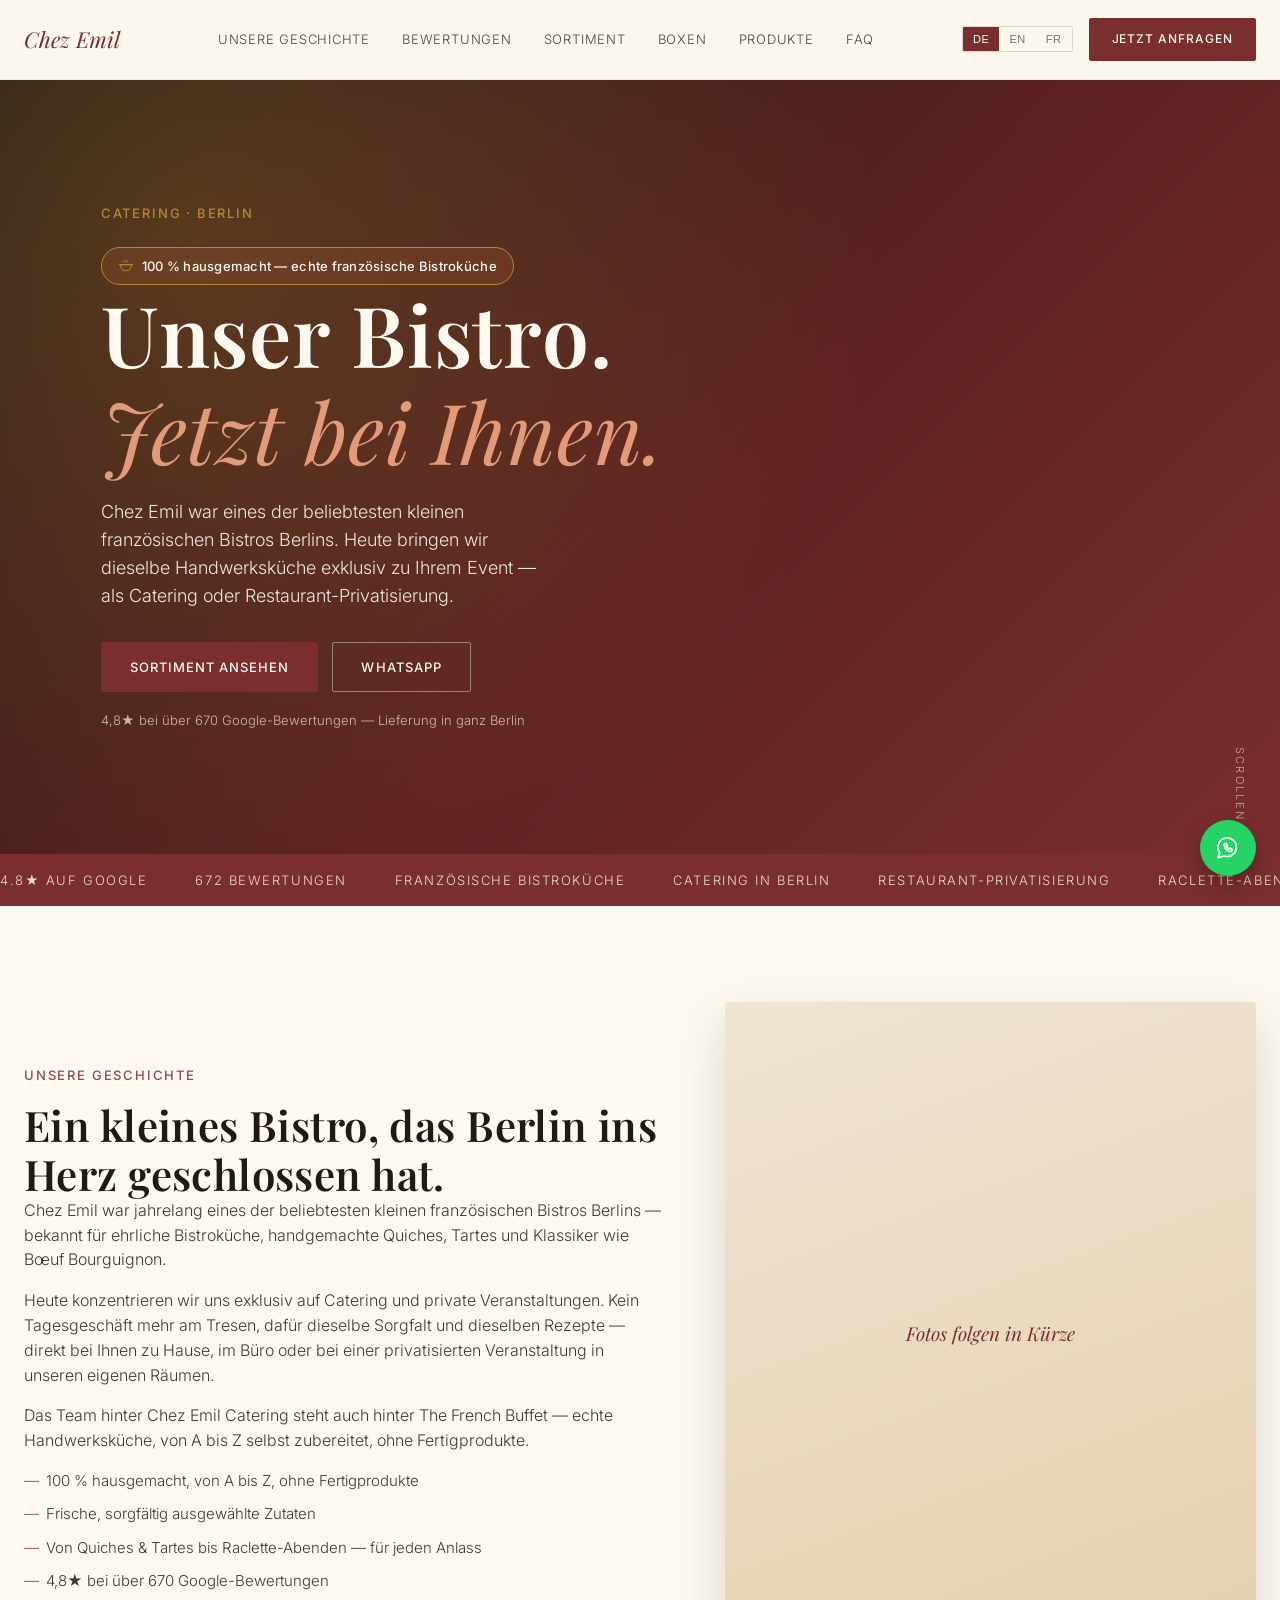
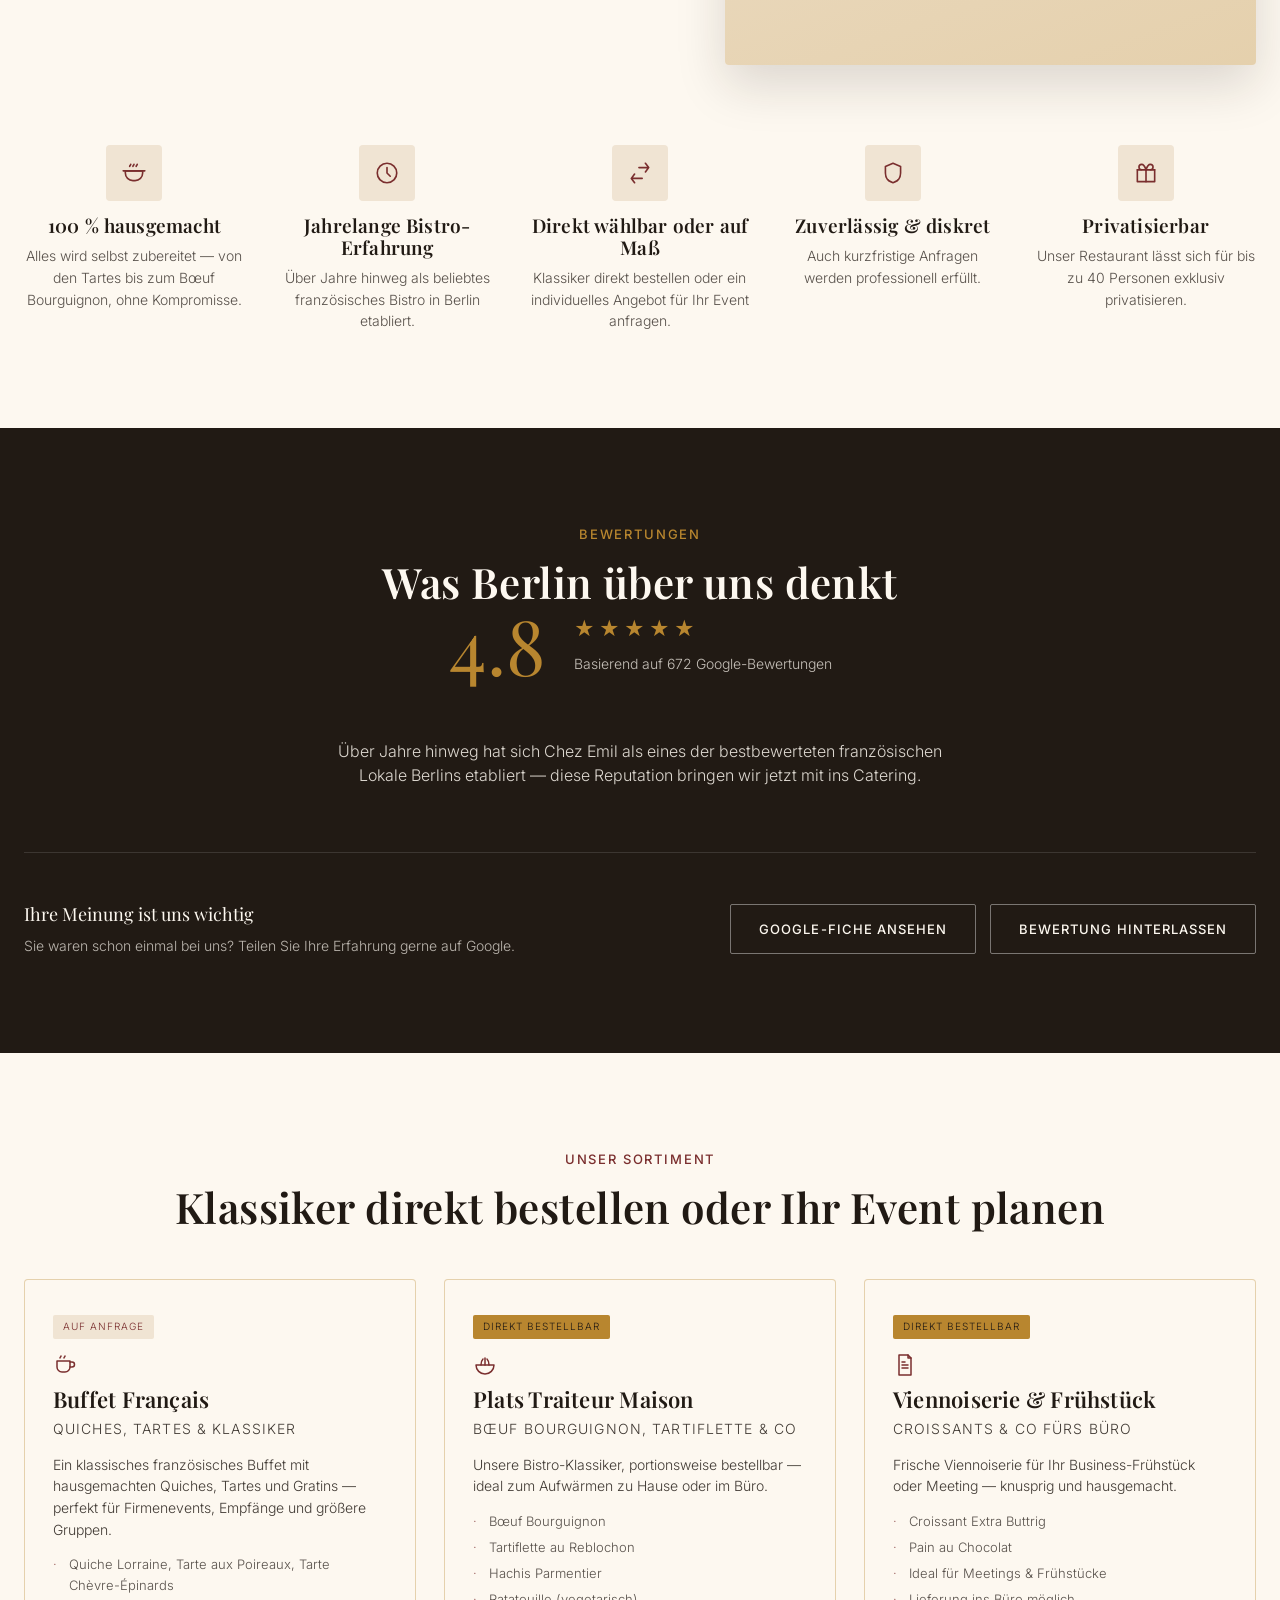
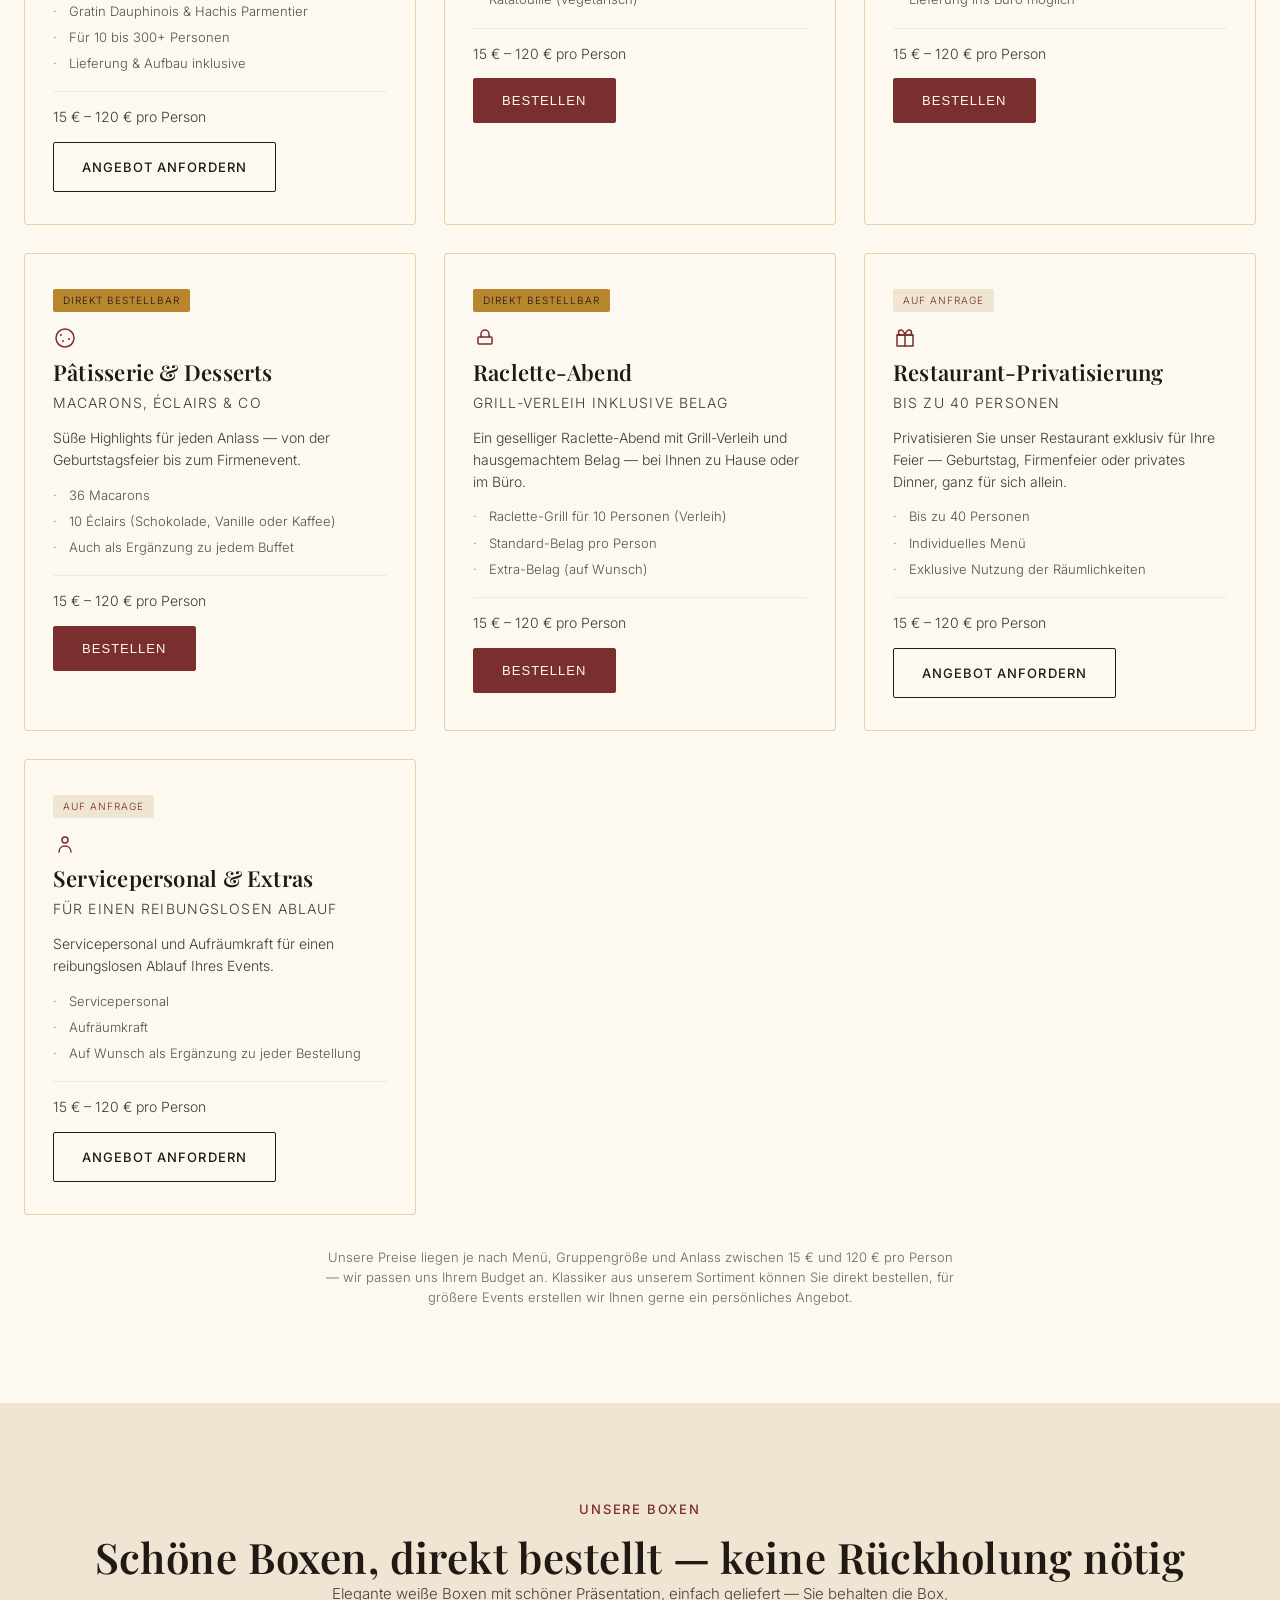
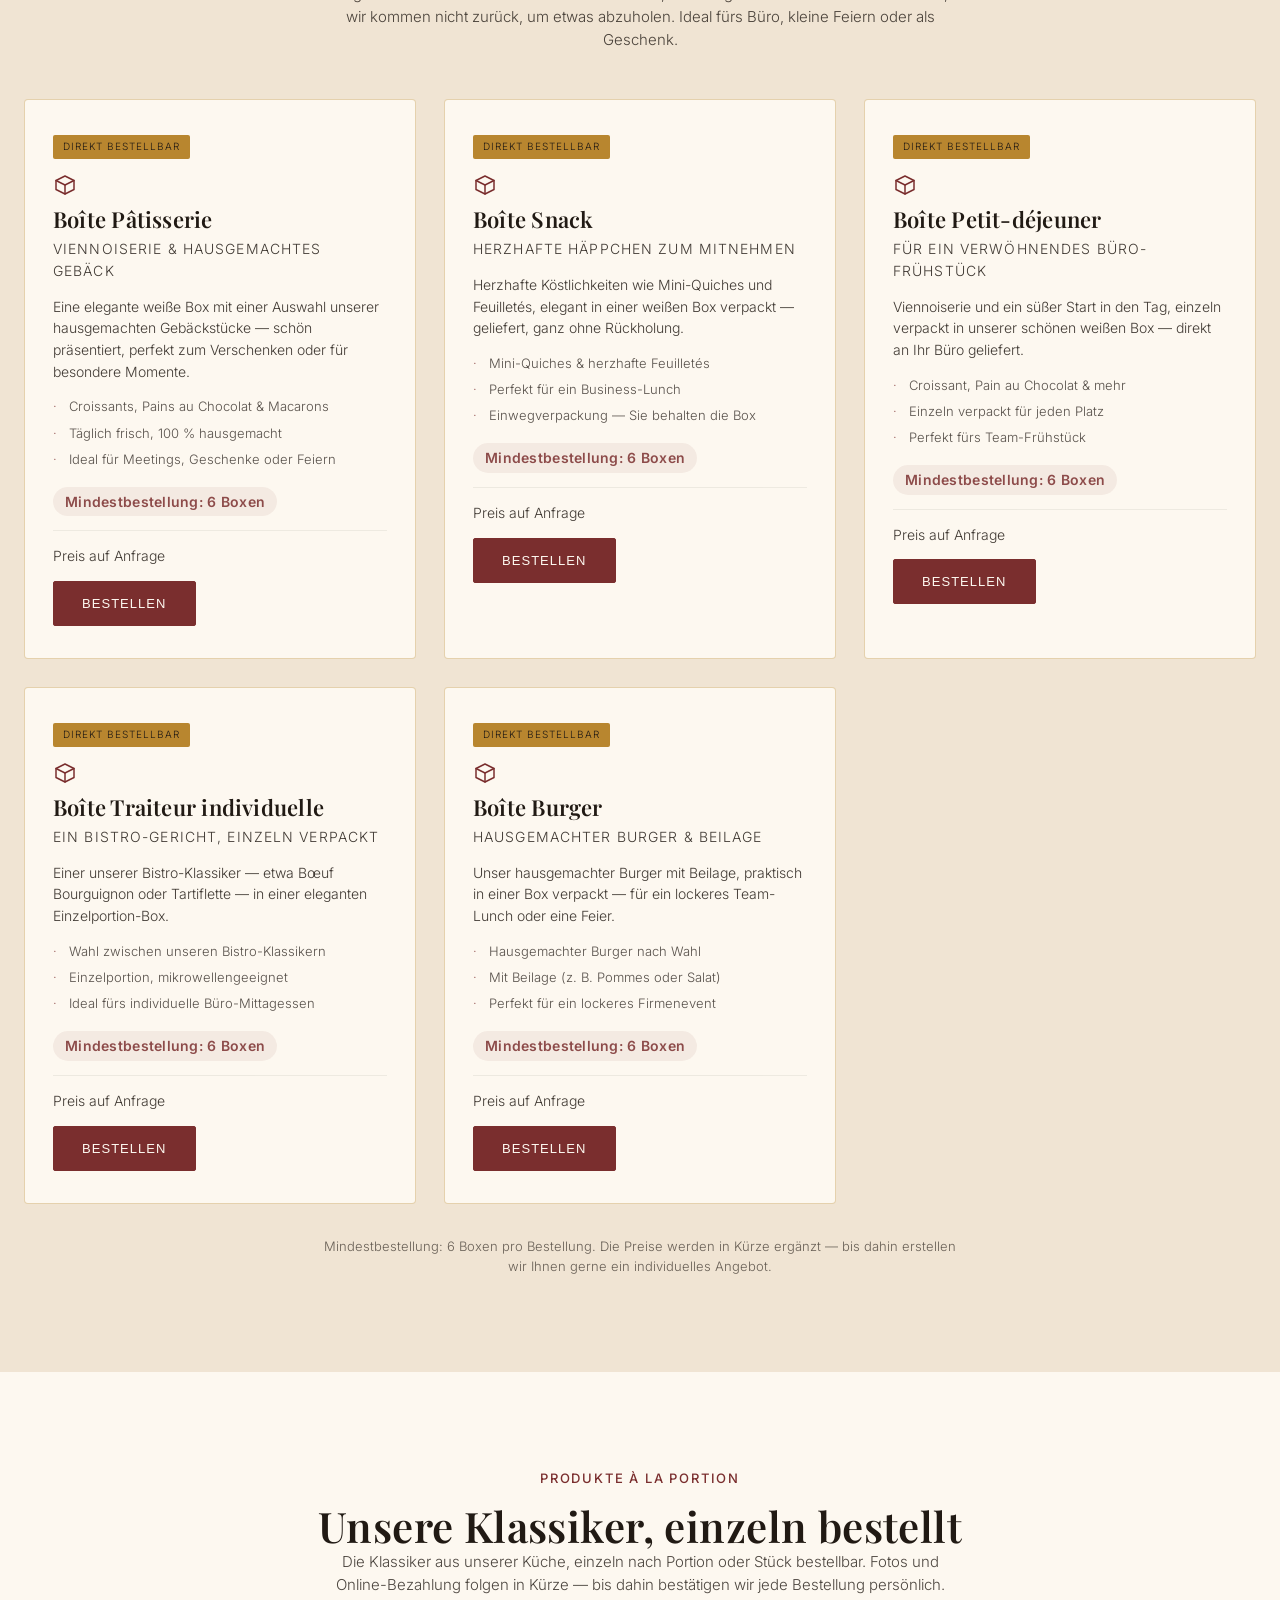
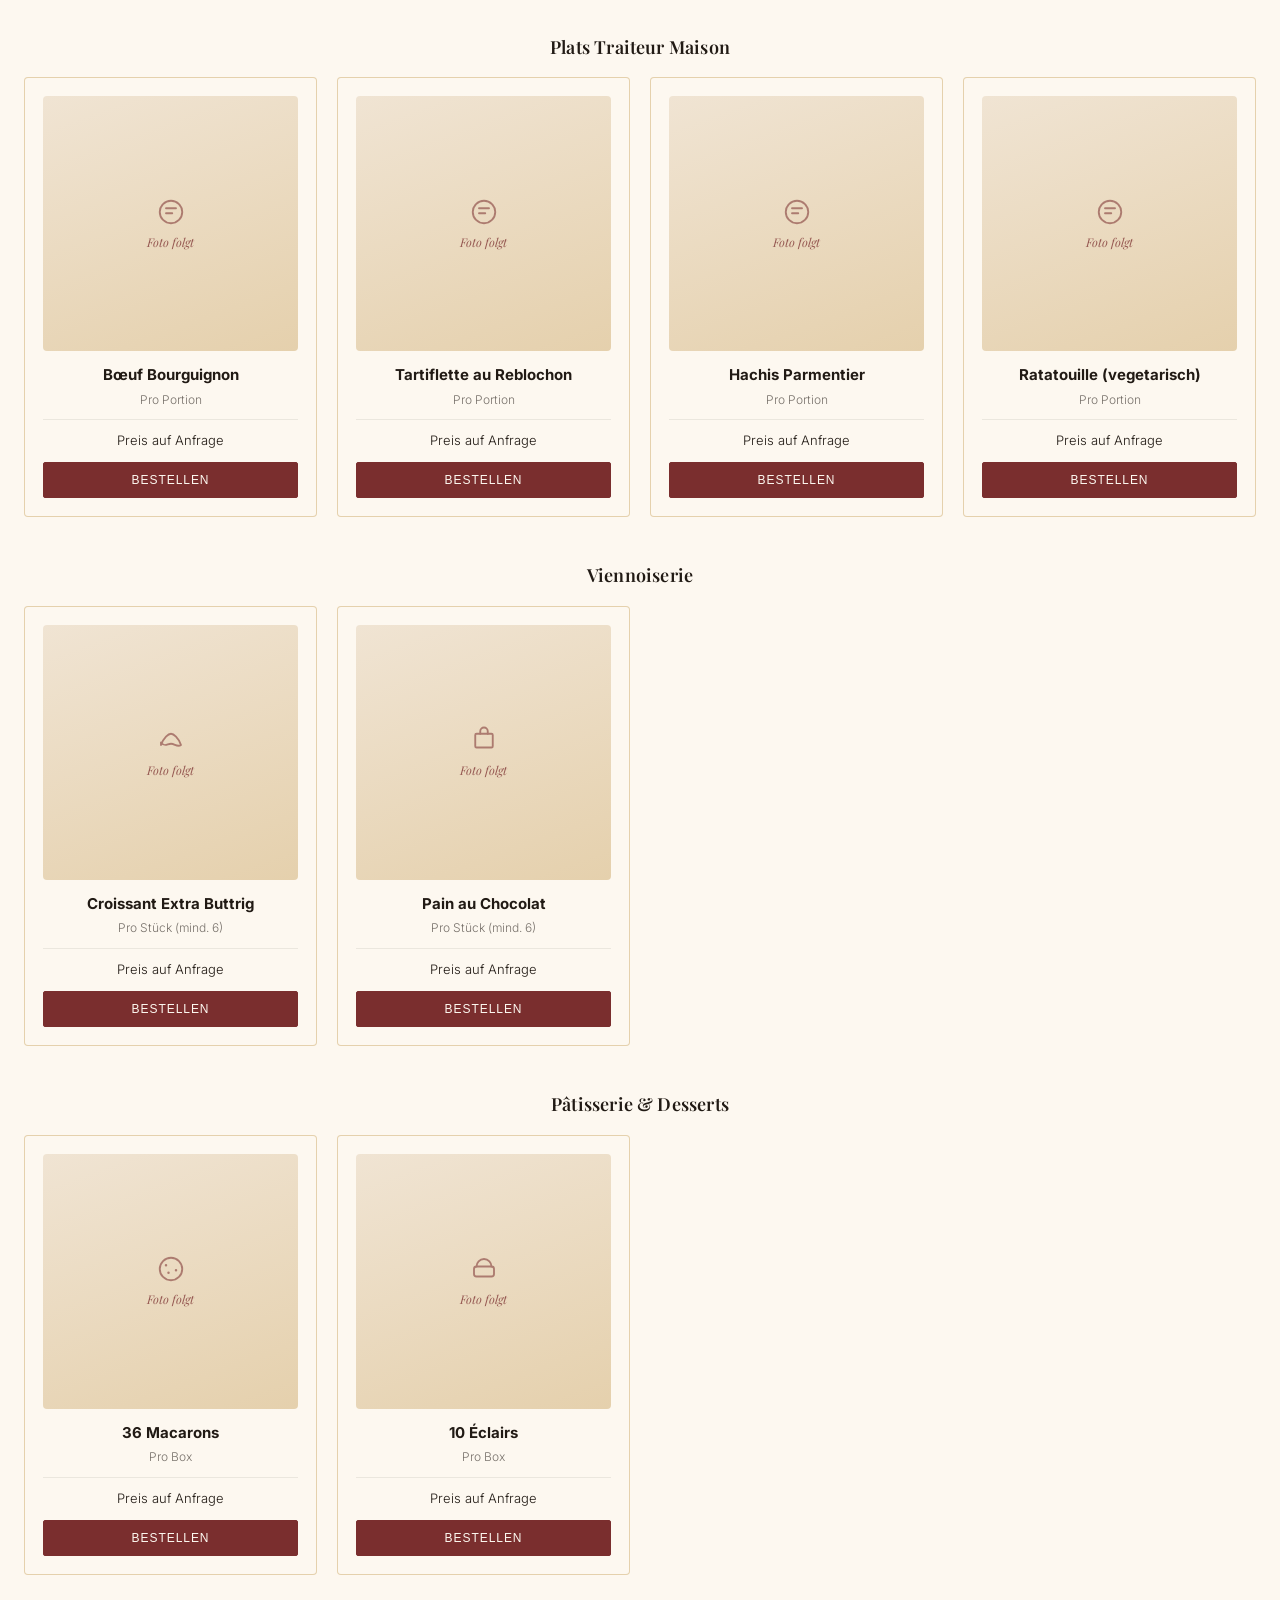
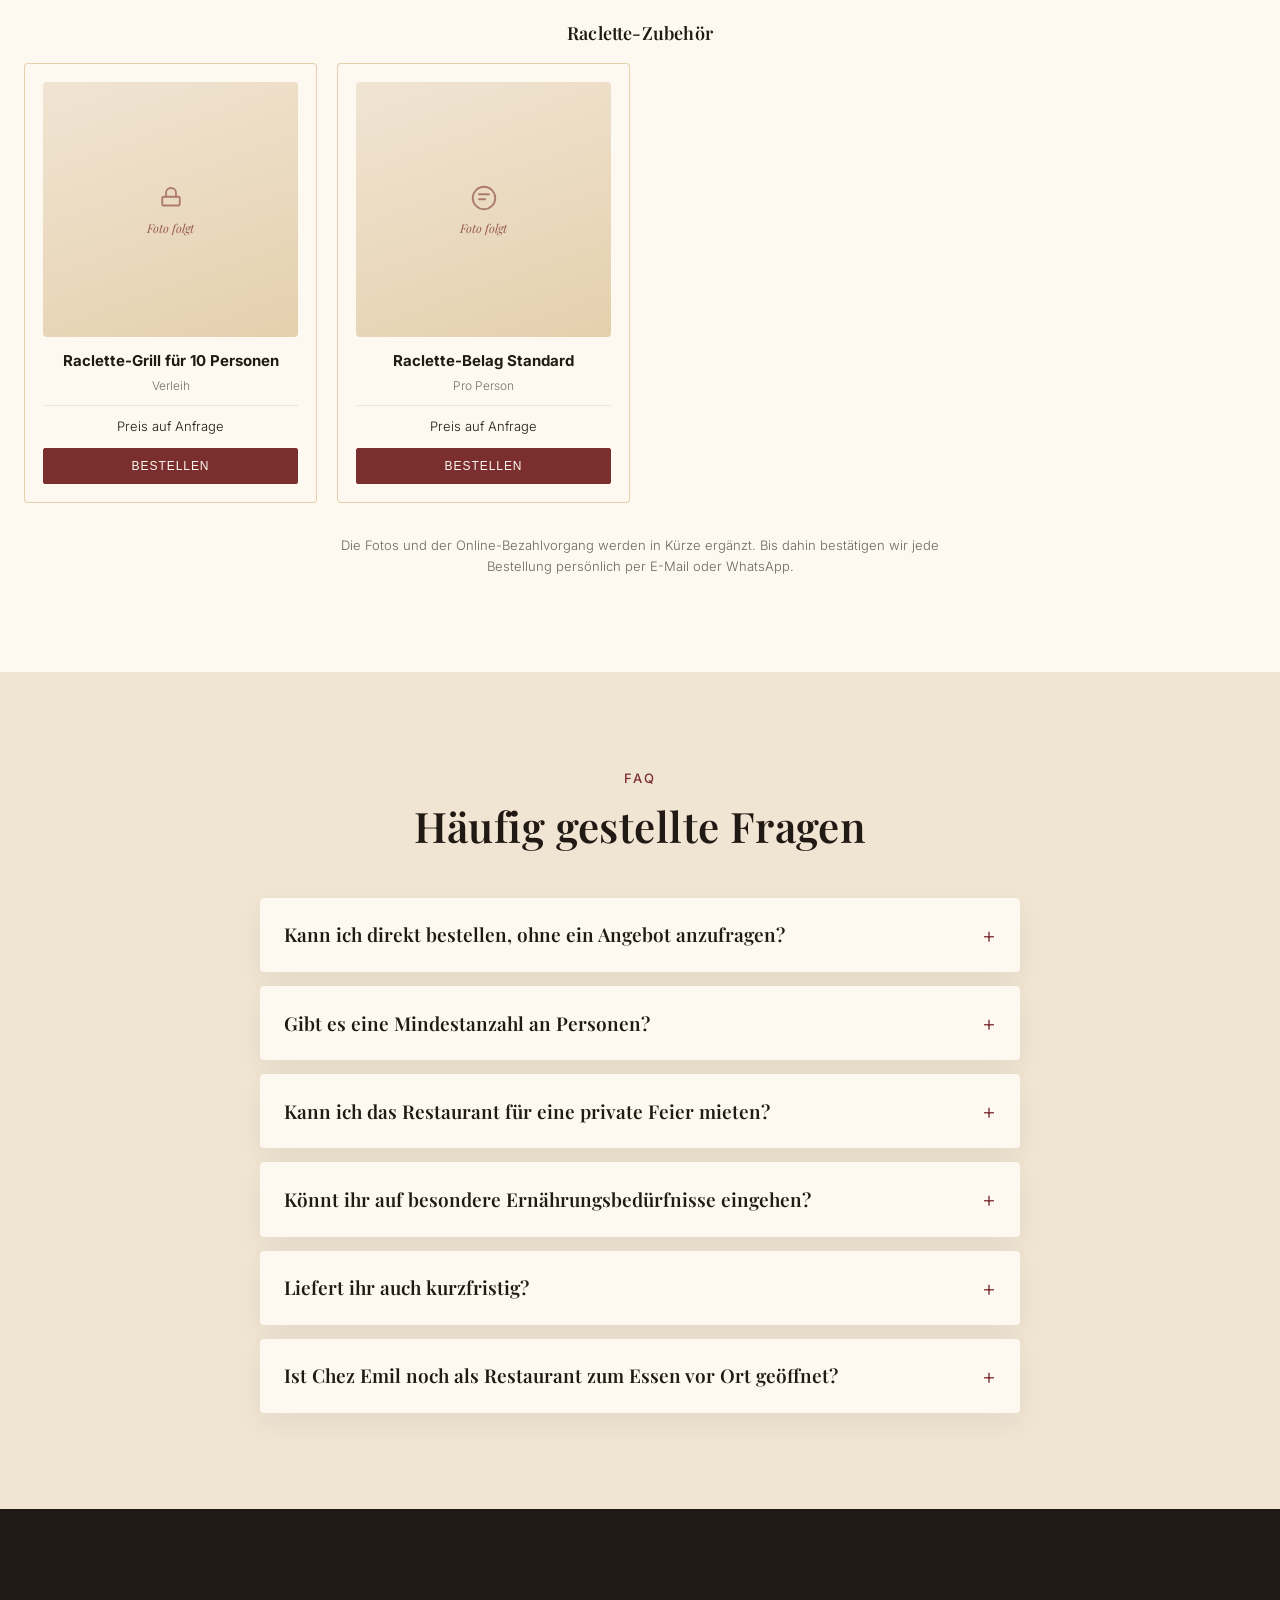
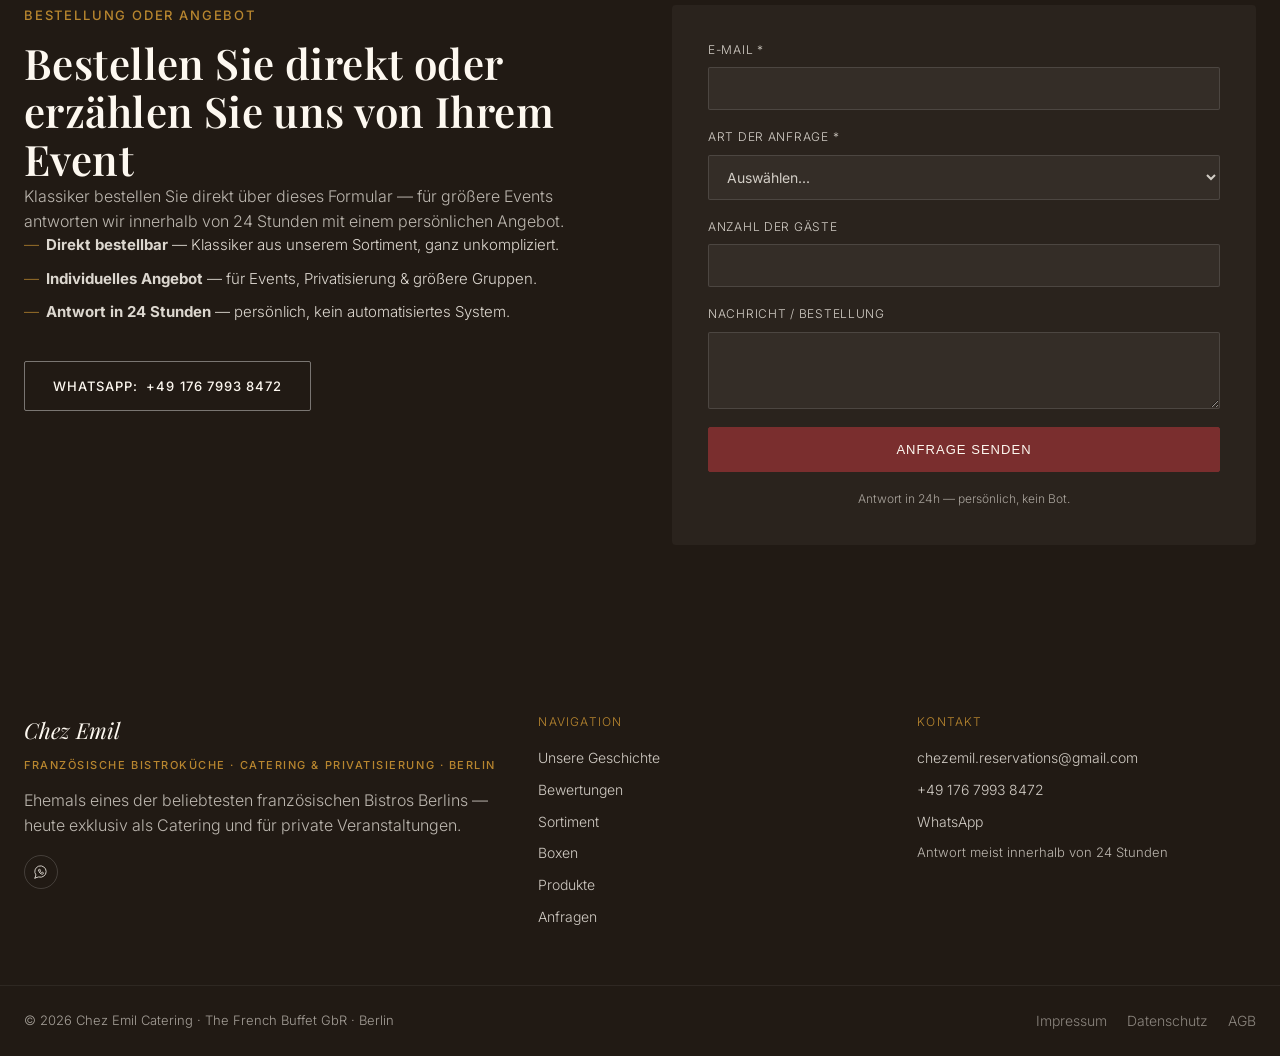
<file: index.html>
<!DOCTYPE html>
<html lang="de">
<head>
<meta charset="UTF-8">
<meta name="viewport" content="width=device-width, initial-scale=1">
<title>Chez Emil Catering Berlin — Französisches Catering &amp; Restaurant-Privatisierung</title>
<meta name="description" content="Chez Emil Catering: authentische französische Bistroküche für Berlin. Buffets, Plats Traiteur, Pâtisserie &amp; Raclette-Abende direkt bestellbar, Restaurant-Privatisierung bis 40 Personen auf Anfrage.">
<meta name="geo.region" content="DE-BE">
<meta name="geo.placename" content="Berlin">
<link rel="canonical" href="https://chez-emil-catering.com/">
<meta property="og:type" content="website">
<meta property="og:url" content="https://chez-emil-catering.com/">
<meta property="og:title" content="Chez Emil Catering Berlin — Französisches Catering &amp; Privatisierung">
<meta property="og:description" content="Authentische französische Bistroküche für Berlin. Klassiker direkt bestellbar, individuelle Events auf Anfrage.">
<meta name="theme-color" content="#7A2E2E">
<link rel="preconnect" href="https://fonts.googleapis.com">
<link rel="stylesheet" href="https://fonts.googleapis.com/css2?family=Playfair+Display:wght@500;600;700&family=Inter:wght@300;400;500&display=swap">
<link rel="stylesheet" href="css/styles.css">

<!-- Structured data: helps Google understand the business for local search -->
<script type="application/ld+json">
{
  "@context": "https://schema.org",
  "@type": "CateringService",
  "name": "Chez Emil Catering",
  "url": "https://chez-emil-catering.com/",
  "telephone": "+4917679938472",
  "email": "chezemil.reservations@gmail.com",
  "address": {
    "@type": "PostalAddress",
    "streetAddress": "Dortmunder Str. 12",
    "postalCode": "10555",
    "addressLocality": "Berlin",
    "addressCountry": "DE"
  },
  "areaServed": {
    "@type": "City",
    "name": "Berlin"
  },
  "servesCuisine": "French",
  "priceRange": "€15-€120",
  "aggregateRating": {
    "@type": "AggregateRating",
    "ratingValue": "4.8",
    "bestRating": "5",
    "reviewCount": "672"
  }
}
</script>

<!-- Structured data: FAQ rich results in Google Search -->
<script type="application/ld+json">
{
  "@context": "https://schema.org",
  "@type": "FAQPage",
  "mainEntity": [
    {
      "@type": "Question",
      "name": "Kann ich direkt bestellen, ohne ein Angebot anzufragen?",
      "acceptedAnswer": {
        "@type": "Answer",
        "text": "Ja — Klassiker wie Macarons, Éclairs oder unsere Plats Traiteur können Sie direkt über unser Formular bestellen. Für größere Events oder die Restaurant-Privatisierung erstellen wir Ihnen ein individuelles Angebot."
      }
    },
    {
      "@type": "Question",
      "name": "Gibt es eine Mindestanzahl an Personen?",
      "acceptedAnswer": {
        "@type": "Answer",
        "text": "Nein. Wir beliefern kleine Bestellungen genauso wie große Firmenevents."
      }
    },
    {
      "@type": "Question",
      "name": "Kann ich das Restaurant für eine private Feier mieten?",
      "acceptedAnswer": {
        "@type": "Answer",
        "text": "Ja, unser Restaurant lässt sich für bis zu 40 Personen exklusiv privatisieren — perfekt für Geburtstage, Firmenfeiern oder private Dinner."
      }
    },
    {
      "@type": "Question",
      "name": "Könnt ihr auf besondere Ernährungsbedürfnisse eingehen?",
      "acceptedAnswer": {
        "@type": "Answer",
        "text": "Ja. Unsere Gerichte sind anpassbar — vegetarisch, vegan oder glutenfrei auf Anfrage."
      }
    },
    {
      "@type": "Question",
      "name": "Liefert ihr auch kurzfristig?",
      "acceptedAnswer": {
        "@type": "Answer",
        "text": "Wir liefern in ganz Berlin, auch bei kurzfristigen Anfragen. Je früher Sie uns kontaktieren, desto mehr Spielraum haben wir bei der Planung."
      }
    },
    {
      "@type": "Question",
      "name": "Ist Chez Emil noch als Restaurant zum Essen vor Ort geöffnet?",
      "acceptedAnswer": {
        "@type": "Answer",
        "text": "Nein, wir bieten kein reguläres Tagesgeschäft mehr an. Chez Emil konzentriert sich heute exklusiv auf Catering und private Veranstaltungen."
      }
    }
  ]
}
</script>
</head>
<body>

<!-- ============ HEADER ============ -->
<header class="site-header" id="top">
  <div class="header-inner">
    <a href="#top" class="logo">Chez Emil<span class="reg"></span></a>

    <nav class="main-nav" id="mainNav">
      <a href="#geschichte" data-i18n="nav.story">Geschichte</a>
      <a href="#bewertungen" data-i18n="nav.reviews">Bewertungen</a>
      <a href="#sortiment" data-i18n="nav.offers">Sortiment</a>
      <a href="#boxen" data-i18n="nav.boxes">Boxen</a>
      <a href="#produkte" data-i18n="nav.products">Produkte</a>
      <a href="#faq" data-i18n="nav.faq">FAQ</a>
    </nav>

    <div class="header-actions">
      <div class="lang-switch" id="langSwitch">
        <button type="button" data-lang="de" class="lang-btn active">DE</button>
        <button type="button" data-lang="en" class="lang-btn">EN</button>
        <button type="button" data-lang="fr" class="lang-btn">FR</button>
      </div>
      <a href="#anfragen" class="btn btn-primary btn-sm" data-i18n="nav.cta">Jetzt anfragen</a>
      <button type="button" class="burger" id="burgerBtn" aria-label="Menu">
        <span></span><span></span><span></span>
      </button>
    </div>
  </div>

  <div class="mobile-nav" id="mobileNav">
    <a href="#geschichte" data-i18n="nav.story">Unsere Geschichte</a>
    <a href="#bewertungen" data-i18n="nav.reviews">Bewertungen</a>
    <a href="#sortiment" data-i18n="nav.offers">Unser Sortiment</a>
    <a href="#boxen" data-i18n="nav.boxes">Boxen</a>
    <a href="#produkte" data-i18n="nav.products">Produkte</a>
    <a href="#faq" data-i18n="nav.faq">FAQ</a>
    <a href="#anfragen" data-i18n="nav.cta">Jetzt anfragen</a>
  </div>
</header>

<!-- ============ HERO ============ -->
<section class="hero" id="hero">
  <div class="hero-content">
    <p class="eyebrow" data-i18n="hero.eyebrow">CATERING · BERLIN</p>
    <p class="hero-badge"><svg class="hero-badge-icon" viewBox="0 0 24 24" fill="none" stroke="currentColor" stroke-width="1.5" stroke-linecap="round" stroke-linejoin="round"><path d="M4 10h16v2a7 7 0 0 1-7 7h-2a7 7 0 0 1-7-7v-2Z"/><path d="M2 10h20"/><path d="M9 4c0 1-1 1-1 2M12 4c0 1-1 1-1 2M15 4c0 1-1 1-1 2"/></svg><span data-i18n="hero.badge">100&nbsp;% hausgemacht — echte französische Bistroküche</span></p>
    <h1><span data-i18n="hero.title1">Unser Bistro.</span><br><em data-i18n="hero.title2">Jetzt bei Ihnen.</em></h1>
    <p class="hero-sub" data-i18n="hero.sub">Chez Emil war eines der beliebtesten kleinen französischen Bistros Berlins. Heute bringen wir dieselbe Handwerksküche exklusiv zu Ihrem Event — als Catering oder Restaurant-Privatisierung.</p>
    <div class="hero-ctas">
      <a href="#sortiment" class="btn btn-primary" data-i18n="hero.cta1">Sortiment ansehen</a>
      <a href="https://wa.me/4917679938472" target="_blank" rel="noopener" class="btn btn-outline-light" data-i18n="hero.cta2">WhatsApp</a>
    </div>
    <p class="delivery-badge" data-i18n="hero.delivery">4,8★ bei über 670 Google-Bewertungen — Lieferung in ganz Berlin</p>
  </div>
  <div class="scroll-hint" data-i18n="hero.scroll">SCROLLEN</div>
</section>

<!-- ============ MARQUEE ============ -->
<div class="marquee">
  <div class="marquee-track">
    <span data-i18n="marquee.0">4.8★ AUF GOOGLE</span>
    <span data-i18n="marquee.1">672 BEWERTUNGEN</span>
    <span data-i18n="marquee.2">FRANZÖSISCHE BISTROKÜCHE</span>
    <span data-i18n="marquee.3">CATERING IN BERLIN</span>
    <span data-i18n="marquee.4">RESTAURANT-PRIVATISIERUNG</span>
    <span data-i18n="marquee.5">RACLETTE-ABENDE</span>
    <span data-i18n="marquee.6">HAUSGEMACHTE PÂTISSERIE</span>
    <span data-i18n="marquee.0">4.8★ AUF GOOGLE</span>
    <span data-i18n="marquee.1">672 BEWERTUNGEN</span>
    <span data-i18n="marquee.2">FRANZÖSISCHE BISTROKÜCHE</span>
    <span data-i18n="marquee.3">CATERING IN BERLIN</span>
    <span data-i18n="marquee.4">RESTAURANT-PRIVATISIERUNG</span>
    <span data-i18n="marquee.5">RACLETTE-ABENDE</span>
    <span data-i18n="marquee.6">HAUSGEMACHTE PÂTISSERIE</span>
  </div>
</div>

<!-- ============ GESCHICHTE / ABOUT ============ -->
<section class="section about" id="geschichte">
  <div class="container about-grid">
    <div class="about-text">
      <p class="eyebrow" data-i18n="about.eyebrow">UNSERE GESCHICHTE</p>
      <h2 data-i18n="about.title">Ein kleines Bistro, das Berlin ins Herz geschlossen hat.</h2>
      <p data-i18n="about.p1">Chez Emil war jahrelang eines der beliebtesten kleinen französischen Bistros Berlins — bekannt für ehrliche Bistroküche, handgemachte Quiches, Tartes und Klassiker wie Bœuf Bourguignon.</p>
      <p data-i18n="about.p2">Heute konzentrieren wir uns exklusiv auf Catering und private Veranstaltungen. Kein Tagesgeschäft mehr am Tresen, dafür dieselbe Sorgfalt und dieselben Rezepte — direkt bei Ihnen zu Hause, im Büro oder bei einer privatisierten Veranstaltung in unseren eigenen Räumen.</p>
      <p data-i18n="about.p3">Das Team hinter Chez Emil Catering steht auch hinter The French Buffet — echte Handwerksküche, von A bis Z selbst zubereitet, ohne Fertigprodukte.</p>
      <ul class="check-list">
        <li data-i18n="about.li1">100&nbsp;% hausgemacht, von A bis Z, ohne Fertigprodukte</li>
        <li data-i18n="about.li2">Frische, sorgfältig ausgewählte Zutaten</li>
        <li data-i18n="about.li3">Von Quiches &amp; Tartes bis Raclette-Abenden — für jeden Anlass</li>
        <li data-i18n="about.li4">4,8★ bei über 670 Google-Bewertungen</li>
      </ul>
    </div>
    <div class="about-image">
      <div class="about-photo-placeholder"><span data-i18n="about.photoPlaceholder">Fotos folgen in Kürze</span></div>
    </div>
  </div>

  <div class="features container">
    <div class="feature">
      <span class="feature-icon"><svg viewBox="0 0 24 24" fill="none" stroke="currentColor" stroke-width="1.5" stroke-linecap="round" stroke-linejoin="round"><path d="M4 10h16v2a7 7 0 0 1-7 7h-2a7 7 0 0 1-7-7v-2Z"/><path d="M2 10h20"/><path d="M9 4c0 1-1 1-1 2M12 4c0 1-1 1-1 2M15 4c0 1-1 1-1 2"/></svg></span>
      <h3 data-i18n="feature.0.title">100&nbsp;% hausgemacht</h3>
      <p data-i18n="feature.0.text">Alles wird selbst zubereitet — von den Tartes bis zum Bœuf Bourguignon, ohne Kompromisse.</p>
    </div>
    <div class="feature">
      <span class="feature-icon"><svg viewBox="0 0 24 24" fill="none" stroke="currentColor" stroke-width="1.5" stroke-linecap="round" stroke-linejoin="round"><circle cx="12" cy="12" r="9"/><path d="M12 7v5l3 3"/></svg></span>
      <h3 data-i18n="feature.1.title">Jahrelange Bistro-Erfahrung</h3>
      <p data-i18n="feature.1.text">Über Jahre hinweg als beliebtes französisches Bistro in Berlin etabliert.</p>
    </div>
    <div class="feature">
      <span class="feature-icon"><svg viewBox="0 0 24 24" fill="none" stroke="currentColor" stroke-width="1.5" stroke-linecap="round" stroke-linejoin="round"><path d="M20 7h-9M14 17H5M17 3l3 4-3 4M7 13l-3 4 3 4"/></svg></span>
      <h3 data-i18n="feature.2.title">Direkt wählbar oder auf Maß</h3>
      <p data-i18n="feature.2.text">Klassiker direkt bestellen oder ein individuelles Angebot für Ihr Event anfragen.</p>
    </div>
    <div class="feature">
      <span class="feature-icon"><svg viewBox="0 0 24 24" fill="none" stroke="currentColor" stroke-width="1.5" stroke-linecap="round" stroke-linejoin="round"><path d="M12 3l7 3v6c0 5-3.5 8-7 9-3.5-1-7-4-7-9V6l7-3Z"/></svg></span>
      <h3 data-i18n="feature.3.title">Zuverlässig &amp; diskret</h3>
      <p data-i18n="feature.3.text">Auch kurzfristige Anfragen werden professionell erfüllt.</p>
    </div>
    <div class="feature">
      <span class="feature-icon"><svg viewBox="0 0 24 24" fill="none" stroke="currentColor" stroke-width="1.5" stroke-linecap="round" stroke-linejoin="round"><rect x="4" y="9" width="16" height="11"/><path d="M4 9h16M12 9v11"/><path d="M8 9c-1.5 0-2.5-1-2.5-2.5S6.5 4 8 4c1.8 0 3 2 4 5"/><path d="M16 9c1.5 0 2.5-1 2.5-2.5S17.5 4 16 4c-1.8 0-3 2-4 5"/></svg></span>
      <h3 data-i18n="feature.4.title">Privatisierbar</h3>
      <p data-i18n="feature.4.text">Unser Restaurant lässt sich für bis zu 40 Personen exklusiv privatisieren.</p>
    </div>
  </div>
</section>

<!-- ============ BEWERTUNGEN ============ -->
<section class="section testimonials" id="bewertungen">
  <div class="container">
    <p class="eyebrow center light" data-i18n="reviews.eyebrow">BEWERTUNGEN</p>
    <h2 class="center light" data-i18n="reviews.title">Was Berlin über uns denkt</h2>

    <div class="rating-hero">
      <span class="rating-number">4.8</span>
      <div class="rating-details">
        <span class="stars">★★★★★</span>
        <span class="rating-count" data-i18n="reviews.count">Basierend auf 672 Google-Bewertungen</span>
      </div>
    </div>
    <p class="center" style="max-width:640px;margin:0 auto 8px;opacity:.85" data-i18n="reviews.trust">Über Jahre hinweg hat sich Chez Emil als eines der bestbewerteten französischen Lokale Berlins etabliert — diese Reputation bringen wir jetzt mit ins Catering.</p>

    <div class="google-cta">
      <div class="google-cta-text">
        <p data-i18n="reviews.google.title">Ihre Meinung ist uns wichtig</p>
        <p class="muted" data-i18n="reviews.google.sub">Sie waren schon einmal bei uns? Teilen Sie Ihre Erfahrung gerne auf Google.</p>
      </div>
      <div class="google-cta-actions">
        <!-- TODO(Oumar): swap for the exact Google Maps listing link once confirmed -->
        <a href="https://www.google.com/maps/search/?api=1&amp;query=Chez+Emil+Berlin" target="_blank" rel="noopener" class="btn btn-outline-light" data-i18n="reviews.google.view">Google-Fiche ansehen</a>
        <a href="https://www.google.com/maps/search/?api=1&amp;query=Chez+Emil+Berlin" target="_blank" rel="noopener" class="btn btn-outline-light" data-i18n="reviews.google.cta">Bewertung hinterlassen</a>
      </div>
    </div>
  </div>
</section>

<!-- ============ SORTIMENT / OFFERS ============ -->
<section class="section offers" id="sortiment">
  <div class="container">
    <p class="eyebrow center" data-i18n="offers.eyebrow">UNSER SORTIMENT</p>
    <h2 class="center" data-i18n="offers.title">Klassiker direkt bestellen oder Ihr Event planen</h2>

    <div class="offer-grid">
      <div class="offer-card">
        <span class="offer-tag" data-i18n="offers.c1.tag">AUF ANFRAGE</span>
        <span class="card-icon"><svg viewBox="0 0 24 24" fill="none" stroke="currentColor" stroke-width="1.5" stroke-linecap="round" stroke-linejoin="round"><path d="M4 8h13v6a5 5 0 0 1-5 5H9a5 5 0 0 1-5-5V8Z"/><path d="M17 9h2a2.5 2.5 0 0 1 0 5h-2"/><path d="M8 3c0 1-1 1-1 2M12 3c0 1-1 1-1 2"/></svg></span>
        <h3 data-i18n="offers.c1.title">Buffet Français</h3>
        <p class="offer-kicker" data-i18n="offers.c1.kicker">QUICHES, TARTES &amp; KLASSIKER</p>
        <p data-i18n="offers.c1.desc">Ein klassisches französisches Buffet mit hausgemachten Quiches, Tartes und Gratins — perfekt für Firmenevents, Empfänge und größere Gruppen.</p>
        <ul>
          <li data-i18n="offers.c1.li1">Quiche Lorraine, Tarte aux Poireaux, Tarte Chèvre-Épinards</li>
          <li data-i18n="offers.c1.li2">Gratin Dauphinois &amp; Hachis Parmentier</li>
          <li data-i18n="offers.c1.li3">Für 10 bis 300+ Personen</li>
          <li data-i18n="offers.c1.li4">Lieferung &amp; Aufbau inklusive</li>
        </ul>
        <p class="price-hint"><span data-i18n="offers.pricerange">15 € – 120 € pro Person</span></p>
        <a href="#anfragen" class="btn btn-outline" data-i18n="offers.cta.quote">Angebot anfordern</a>
      </div>

      <div class="offer-card">
        <span class="offer-tag gold" data-i18n="offers.c2.tag">DIREKT BESTELLBAR</span>
        <span class="card-icon"><svg viewBox="0 0 24 24" fill="none" stroke="currentColor" stroke-width="1.5" stroke-linecap="round" stroke-linejoin="round"><path d="M3 12h18a9 9 0 0 1-18 0Z"/><path d="M12 12V5"/><path d="M8 12c0-3 1-5 2-6M16 12c0-3-1-5-2-6"/></svg></span>
        <h3 data-i18n="offers.c2.title">Plats Traiteur Maison</h3>
        <p class="offer-kicker" data-i18n="offers.c2.kicker">BŒUF BOURGUIGNON, TARTIFLETTE &amp; CO</p>
        <p data-i18n="offers.c2.desc">Unsere Bistro-Klassiker, portionsweise bestellbar — ideal zum Aufwärmen zu Hause oder im Büro.</p>
        <ul>
          <li data-i18n="offers.c2.li1">Bœuf Bourguignon</li>
          <li data-i18n="offers.c2.li2">Tartiflette au Reblochon</li>
          <li data-i18n="offers.c2.li3">Hachis Parmentier</li>
          <li data-i18n="offers.c2.li4">Ratatouille (vegetarisch)</li>
        </ul>
        <p class="price-hint"><span data-i18n="offers.pricerange">15 € – 120 € pro Person</span></p>
        <button type="button" class="btn btn-primary btn-order" data-order-item="Plats Traiteur Maison (Bœuf Bourguignon / Tartiflette / Hachis Parmentier / Ratatouille)" data-i18n="offers.cta.order">Bestellen</button>
      </div>

      <div class="offer-card">
        <span class="offer-tag gold" data-i18n="offers.c3.tag">DIREKT BESTELLBAR</span>
        <span class="card-icon"><svg viewBox="0 0 24 24" fill="none" stroke="currentColor" stroke-width="1.5" stroke-linecap="round" stroke-linejoin="round"><path d="M6 2h9l3 3v17H6Z"/><path d="M15 2v3h3"/><path d="M9 12h6M9 15h6M9 9h3"/></svg></span>
        <h3 data-i18n="offers.c3.title">Viennoiserie &amp; Frühstück</h3>
        <p class="offer-kicker" data-i18n="offers.c3.kicker">CROISSANTS &amp; CO FÜRS BÜRO</p>
        <p data-i18n="offers.c3.desc">Frische Viennoiserie für Ihr Business-Frühstück oder Meeting — knusprig und hausgemacht.</p>
        <ul>
          <li data-i18n="offers.c3.li1">Croissant Extra Buttrig</li>
          <li data-i18n="offers.c3.li2">Pain au Chocolat</li>
          <li data-i18n="offers.c3.li3">Ideal für Meetings &amp; Frühstücke</li>
          <li data-i18n="offers.c3.li4">Lieferung ins Büro möglich</li>
        </ul>
        <p class="price-hint"><span data-i18n="offers.pricerange">15 € – 120 € pro Person</span></p>
        <button type="button" class="btn btn-primary btn-order" data-order-item="Viennoiserie &amp; Frühstück (Croissants / Pains au Chocolat)" data-i18n="offers.cta.order">Bestellen</button>
      </div>

      <div class="offer-card">
        <span class="offer-tag gold" data-i18n="offers.c4.tag">DIREKT BESTELLBAR</span>
        <span class="card-icon"><svg viewBox="0 0 24 24" fill="none" stroke="currentColor" stroke-width="1.5" stroke-linecap="round" stroke-linejoin="round"><circle cx="12" cy="12" r="9"/><path d="M8 10a1 1 0 1 0 0-2 1 1 0 0 0 0 2ZM16 14a1 1 0 1 0 0-2 1 1 0 0 0 0 2ZM10 16a1 1 0 1 0 0-2 1 1 0 0 0 0 2Z" fill="currentColor" stroke="none"/></svg></span>
        <h3 data-i18n="offers.c4.title">Pâtisserie &amp; Desserts</h3>
        <p class="offer-kicker" data-i18n="offers.c4.kicker">MACARONS, ÉCLAIRS &amp; CO</p>
        <p data-i18n="offers.c4.desc">Süße Highlights für jeden Anlass — von der Geburtstagsfeier bis zum Firmenevent.</p>
        <ul>
          <li data-i18n="offers.c4.li1">36 Macarons</li>
          <li data-i18n="offers.c4.li2">10 Éclairs (Schokolade, Vanille oder Kaffee)</li>
          <li data-i18n="offers.c4.li3">Auch als Ergänzung zu jedem Buffet</li>
        </ul>
        <p class="price-hint"><span data-i18n="offers.pricerange">15 € – 120 € pro Person</span></p>
        <button type="button" class="btn btn-primary btn-order" data-order-item="Pâtisserie &amp; Desserts (Macarons / Éclairs)" data-i18n="offers.cta.order">Bestellen</button>
      </div>

      <div class="offer-card">
        <span class="offer-tag gold" data-i18n="offers.c5.tag">DIREKT BESTELLBAR</span>
        <span class="card-icon"><svg viewBox="0 0 24 24" fill="none" stroke="currentColor" stroke-width="1.5" stroke-linecap="round" stroke-linejoin="round"><rect x="5" y="11" width="14" height="7" rx="1"/><path d="M8 11V8a4 4 0 0 1 8 0v3"/></svg></span>
        <h3 data-i18n="offers.c5.title">Raclette-Abend</h3>
        <p class="offer-kicker" data-i18n="offers.c5.kicker">GRILL-VERLEIH INKLUSIVE BELAG</p>
        <p data-i18n="offers.c5.desc">Ein geselliger Raclette-Abend mit Grill-Verleih und hausgemachtem Belag — bei Ihnen zu Hause oder im Büro.</p>
        <ul>
          <li data-i18n="offers.c5.li1">Raclette-Grill für 10 Personen (Verleih)</li>
          <li data-i18n="offers.c5.li2">Standard-Belag pro Person</li>
          <li data-i18n="offers.c5.li3">Extra-Belag (auf Wunsch)</li>
        </ul>
        <p class="price-hint"><span data-i18n="offers.pricerange">15 € – 120 € pro Person</span></p>
        <button type="button" class="btn btn-primary btn-order" data-order-item="Raclette-Abend (Grill-Verleih + Belag)" data-i18n="offers.cta.order">Bestellen</button>
      </div>

      <div class="offer-card">
        <span class="offer-tag" data-i18n="offers.c6.tag">AUF ANFRAGE</span>
        <span class="card-icon"><svg viewBox="0 0 24 24" fill="none" stroke="currentColor" stroke-width="1.5" stroke-linecap="round" stroke-linejoin="round"><rect x="4" y="9" width="16" height="11"/><path d="M4 9h16M12 9v11"/><path d="M8 9c-1.5 0-2.5-1-2.5-2.5S6.5 4 8 4c1.8 0 3 2 4 5"/><path d="M16 9c1.5 0 2.5-1 2.5-2.5S17.5 4 16 4c-1.8 0-3 2-4 5"/></svg></span>
        <h3 data-i18n="offers.c6.title">Restaurant-Privatisierung</h3>
        <p class="offer-kicker" data-i18n="offers.c6.kicker">BIS ZU 40 PERSONEN</p>
        <p data-i18n="offers.c6.desc">Privatisieren Sie unser Restaurant exklusiv für Ihre Feier — Geburtstag, Firmenfeier oder privates Dinner, ganz für sich allein.</p>
        <ul>
          <li data-i18n="offers.c6.li1">Bis zu 40 Personen</li>
          <li data-i18n="offers.c6.li2">Individuelles Menü</li>
          <li data-i18n="offers.c6.li3">Exklusive Nutzung der Räumlichkeiten</li>
        </ul>
        <p class="price-hint"><span data-i18n="offers.pricerange">15 € – 120 € pro Person</span></p>
        <a href="#anfragen" class="btn btn-outline" data-i18n="offers.cta.quote">Angebot anfordern</a>
      </div>

      <div class="offer-card">
        <span class="offer-tag" data-i18n="offers.c7.tag">AUF ANFRAGE</span>
        <span class="card-icon"><svg viewBox="0 0 24 24" fill="none" stroke="currentColor" stroke-width="1.5" stroke-linecap="round" stroke-linejoin="round"><circle cx="12" cy="8" r="3"/><path d="M6 20c0-3.5 2.5-6 6-6s6 2.5 6 6"/></svg></span>
        <h3 data-i18n="offers.c7.title">Servicepersonal &amp; Extras</h3>
        <p class="offer-kicker" data-i18n="offers.c7.kicker">FÜR EINEN REIBUNGSLOSEN ABLAUF</p>
        <p data-i18n="offers.c7.desc">Servicepersonal und Aufräumkraft für einen reibungslosen Ablauf Ihres Events.</p>
        <ul>
          <li data-i18n="offers.c7.li1">Servicepersonal</li>
          <li data-i18n="offers.c7.li2">Aufräumkraft</li>
          <li data-i18n="offers.c7.li3">Auf Wunsch als Ergänzung zu jeder Bestellung</li>
        </ul>
        <p class="price-hint"><span data-i18n="offers.pricerange">15 € – 120 € pro Person</span></p>
        <a href="#anfragen" class="btn btn-outline" data-i18n="offers.cta.quote">Angebot anfordern</a>
      </div>
    </div>
    <p class="offers-note" data-i18n="offers.pricenote">Unsere Preise liegen je nach Menü, Gruppengröße und Anlass zwischen 15 € und 120 € pro Person — wir passen uns Ihrem Budget an. Klassiker aus unserem Sortiment können Sie direkt bestellen, für größere Events erstellen wir Ihnen gerne ein persönliches Angebot.</p>
  </div>
</section>

<!-- ============ BOXEN ============ -->
<section class="section boxes-section" id="boxen">
  <div class="container">
    <p class="eyebrow center" data-i18n="boxes.eyebrow">UNSERE BOXEN</p>
    <h2 class="center" data-i18n="boxes.title">Schöne Boxen, direkt bestellt — keine Rückholung nötig</h2>
    <p class="center boxes-intro" data-i18n="boxes.intro">Elegante weiße Boxen mit schöner Präsentation, einfach geliefert — Sie behalten die Box, wir kommen nicht zurück, um etwas abzuholen. Ideal fürs Büro, kleine Feiern oder als Geschenk.</p>

    <div class="offer-grid">
      <div class="offer-card">
        <span class="offer-tag gold" data-i18n="boxes.tagDirect">DIREKT BESTELLBAR</span>
        <span class="card-icon"><svg viewBox="0 0 24 24" fill="none" stroke="currentColor" stroke-width="1.5" stroke-linecap="round" stroke-linejoin="round"><path d="M12 3 3 7.5 12 12l9-4.5L12 3Z"/><path d="M3 7.5v9L12 21l9-4.5v-9"/><path d="M12 12v9"/></svg></span>
        <h3 data-i18n="boxes.b1.title">Boîte Pâtisserie</h3>
        <p class="offer-kicker" data-i18n="boxes.b1.kicker">VIENNOISERIE &amp; HAUSGEMACHTES GEBÄCK</p>
        <p data-i18n="boxes.b1.desc">Eine elegante weiße Box mit einer Auswahl unserer hausgemachten Gebäckstücke — schön präsentiert, perfekt zum Verschenken oder für besondere Momente.</p>
        <ul>
          <li data-i18n="boxes.b1.li1">Croissants, Pains au Chocolat &amp; Macarons</li>
          <li data-i18n="boxes.b1.li2">Täglich frisch, 100&nbsp;% hausgemacht</li>
          <li data-i18n="boxes.b1.li3">Ideal für Meetings, Geschenke oder Feiern</li>
        </ul>
        <p class="box-min" data-i18n="boxes.minimum">Mindestbestellung: 6 Boxen</p>
        <p class="price-hint" data-i18n="boxes.priceonrequest">Preis auf Anfrage</p>
        <button type="button" class="btn btn-primary btn-order" data-order-item="Boîte Pâtisserie (Mindestbestellung: 6 Boxen)" data-i18n="offers.cta.order">Bestellen</button>
      </div>

      <div class="offer-card">
        <span class="offer-tag gold" data-i18n="boxes.tagDirect">DIREKT BESTELLBAR</span>
        <span class="card-icon"><svg viewBox="0 0 24 24" fill="none" stroke="currentColor" stroke-width="1.5" stroke-linecap="round" stroke-linejoin="round"><path d="M12 3 3 7.5 12 12l9-4.5L12 3Z"/><path d="M3 7.5v9L12 21l9-4.5v-9"/><path d="M12 12v9"/></svg></span>
        <h3 data-i18n="boxes.b2.title">Boîte Snack</h3>
        <p class="offer-kicker" data-i18n="boxes.b2.kicker">HERZHAFTE HÄPPCHEN ZUM MITNEHMEN</p>
        <p data-i18n="boxes.b2.desc">Herzhafte Köstlichkeiten wie Mini-Quiches und Feuilletés, elegant in einer weißen Box verpackt — geliefert, ganz ohne Rückholung.</p>
        <ul>
          <li data-i18n="boxes.b2.li1">Mini-Quiches &amp; herzhafte Feuilletés</li>
          <li data-i18n="boxes.b2.li2">Perfekt für ein Business-Lunch</li>
          <li data-i18n="boxes.b2.li3">Einwegverpackung — Sie behalten die Box</li>
        </ul>
        <p class="box-min" data-i18n="boxes.minimum">Mindestbestellung: 6 Boxen</p>
        <p class="price-hint" data-i18n="boxes.priceonrequest">Preis auf Anfrage</p>
        <button type="button" class="btn btn-primary btn-order" data-order-item="Boîte Snack (Mindestbestellung: 6 Boxen)" data-i18n="offers.cta.order">Bestellen</button>
      </div>

      <div class="offer-card">
        <span class="offer-tag gold" data-i18n="boxes.tagDirect">DIREKT BESTELLBAR</span>
        <span class="card-icon"><svg viewBox="0 0 24 24" fill="none" stroke="currentColor" stroke-width="1.5" stroke-linecap="round" stroke-linejoin="round"><path d="M12 3 3 7.5 12 12l9-4.5L12 3Z"/><path d="M3 7.5v9L12 21l9-4.5v-9"/><path d="M12 12v9"/></svg></span>
        <h3 data-i18n="boxes.b3.title">Boîte Petit-déjeuner</h3>
        <p class="offer-kicker" data-i18n="boxes.b3.kicker">FÜR EIN VERWÖHNENDES BÜRO-FRÜHSTÜCK</p>
        <p data-i18n="boxes.b3.desc">Viennoiserie und ein süßer Start in den Tag, einzeln verpackt in unserer schönen weißen Box — direkt an Ihr Büro geliefert.</p>
        <ul>
          <li data-i18n="boxes.b3.li1">Croissant, Pain au Chocolat &amp; mehr</li>
          <li data-i18n="boxes.b3.li2">Einzeln verpackt für jeden Platz</li>
          <li data-i18n="boxes.b3.li3">Perfekt fürs Team-Frühstück</li>
        </ul>
        <p class="box-min" data-i18n="boxes.minimum">Mindestbestellung: 6 Boxen</p>
        <p class="price-hint" data-i18n="boxes.priceonrequest">Preis auf Anfrage</p>
        <button type="button" class="btn btn-primary btn-order" data-order-item="Boîte Petit-déjeuner (Mindestbestellung: 6 Boxen)" data-i18n="offers.cta.order">Bestellen</button>
      </div>

      <div class="offer-card">
        <span class="offer-tag gold" data-i18n="boxes.tagDirect">DIREKT BESTELLBAR</span>
        <span class="card-icon"><svg viewBox="0 0 24 24" fill="none" stroke="currentColor" stroke-width="1.5" stroke-linecap="round" stroke-linejoin="round"><path d="M12 3 3 7.5 12 12l9-4.5L12 3Z"/><path d="M3 7.5v9L12 21l9-4.5v-9"/><path d="M12 12v9"/></svg></span>
        <h3 data-i18n="boxes.b4.title">Boîte Traiteur individuelle</h3>
        <p class="offer-kicker" data-i18n="boxes.b4.kicker">EIN BISTRO-GERICHT, EINZELN VERPACKT</p>
        <p data-i18n="boxes.b4.desc">Einer unserer Bistro-Klassiker — etwa Bœuf Bourguignon oder Tartiflette — in einer eleganten Einzelportion-Box.</p>
        <ul>
          <li data-i18n="boxes.b4.li1">Wahl zwischen unseren Bistro-Klassikern</li>
          <li data-i18n="boxes.b4.li2">Einzelportion, mikrowellengeeignet</li>
          <li data-i18n="boxes.b4.li3">Ideal fürs individuelle Büro-Mittagessen</li>
        </ul>
        <p class="box-min" data-i18n="boxes.minimum">Mindestbestellung: 6 Boxen</p>
        <p class="price-hint" data-i18n="boxes.priceonrequest">Preis auf Anfrage</p>
        <button type="button" class="btn btn-primary btn-order" data-order-item="Boîte Traiteur individuelle (Mindestbestellung: 6 Boxen)" data-i18n="offers.cta.order">Bestellen</button>
      </div>

      <div class="offer-card">
        <span class="offer-tag gold" data-i18n="boxes.tagDirect">DIREKT BESTELLBAR</span>
        <span class="card-icon"><svg viewBox="0 0 24 24" fill="none" stroke="currentColor" stroke-width="1.5" stroke-linecap="round" stroke-linejoin="round"><path d="M12 3 3 7.5 12 12l9-4.5L12 3Z"/><path d="M3 7.5v9L12 21l9-4.5v-9"/><path d="M12 12v9"/></svg></span>
        <h3 data-i18n="boxes.b5.title">Boîte Burger</h3>
        <p class="offer-kicker" data-i18n="boxes.b5.kicker">HAUSGEMACHTER BURGER &amp; BEILAGE</p>
        <p data-i18n="boxes.b5.desc">Unser hausgemachter Burger mit Beilage, praktisch in einer Box verpackt — für ein lockeres Team-Lunch oder eine Feier.</p>
        <ul>
          <li data-i18n="boxes.b5.li1">Hausgemachter Burger nach Wahl</li>
          <li data-i18n="boxes.b5.li2">Mit Beilage (z.&nbsp;B. Pommes oder Salat)</li>
          <li data-i18n="boxes.b5.li3">Perfekt für ein lockeres Firmenevent</li>
        </ul>
        <p class="box-min" data-i18n="boxes.minimum">Mindestbestellung: 6 Boxen</p>
        <p class="price-hint" data-i18n="boxes.priceonrequest">Preis auf Anfrage</p>
        <button type="button" class="btn btn-primary btn-order" data-order-item="Boîte Burger (Mindestbestellung: 6 Boxen)" data-i18n="offers.cta.order">Bestellen</button>
      </div>
    </div>
    <p class="offers-note" data-i18n="boxes.note">Mindestbestellung: 6 Boxen pro Bestellung. Die Preise werden in Kürze ergänzt — bis dahin erstellen wir Ihnen gerne ein individuelles Angebot.</p>
  </div>
</section>

<!-- ============ PRODUKTE À LA PORTION ============ -->
<section class="section products-section" id="produkte">
  <div class="container">
    <p class="eyebrow center" data-i18n="products.eyebrow">PRODUKTE À LA PORTION</p>
    <h2 class="center" data-i18n="products.title">Unsere Klassiker, einzeln bestellt</h2>
    <p class="center boxes-intro" data-i18n="products.intro">Die Klassiker aus unserer Küche, einzeln nach Portion oder Stück bestellbar. Fotos und Online-Bezahlung folgen in Kürze — bis dahin bestätigen wir jede Bestellung persönlich.</p>

    <h3 class="product-cat-title" data-i18n="products.cat1">Plats Traiteur Maison</h3>
    <div class="product-grid">
      <div class="product-card">
        <div class="product-photo"><svg viewBox="0 0 24 24" fill="none" stroke="currentColor" stroke-width="1.5" stroke-linecap="round" stroke-linejoin="round"><circle cx="12" cy="12" r="9"/><path d="M8 9h8M8 13h5"/></svg><span data-i18n="products.photoPending">Foto folgt</span></div>
        <h4 data-i18n="products.p1.title">Bœuf Bourguignon</h4>
        <p class="product-unit" data-i18n="products.p1.unit">Pro Portion</p>
        <p class="price-hint" data-i18n="boxes.priceonrequest">Preis auf Anfrage</p>
        <button type="button" class="btn btn-primary btn-order" data-order-item="Bœuf Bourguignon (pro Portion)" data-i18n="offers.cta.order">Bestellen</button>
      </div>
      <div class="product-card">
        <div class="product-photo"><svg viewBox="0 0 24 24" fill="none" stroke="currentColor" stroke-width="1.5" stroke-linecap="round" stroke-linejoin="round"><circle cx="12" cy="12" r="9"/><path d="M8 9h8M8 13h5"/></svg><span data-i18n="products.photoPending">Foto folgt</span></div>
        <h4 data-i18n="products.p2.title">Tartiflette au Reblochon</h4>
        <p class="product-unit" data-i18n="products.p2.unit">Pro Portion</p>
        <p class="price-hint" data-i18n="boxes.priceonrequest">Preis auf Anfrage</p>
        <button type="button" class="btn btn-primary btn-order" data-order-item="Tartiflette au Reblochon (pro Portion)" data-i18n="offers.cta.order">Bestellen</button>
      </div>
      <div class="product-card">
        <div class="product-photo"><svg viewBox="0 0 24 24" fill="none" stroke="currentColor" stroke-width="1.5" stroke-linecap="round" stroke-linejoin="round"><circle cx="12" cy="12" r="9"/><path d="M8 9h8M8 13h5"/></svg><span data-i18n="products.photoPending">Foto folgt</span></div>
        <h4 data-i18n="products.p3.title">Hachis Parmentier</h4>
        <p class="product-unit" data-i18n="products.p3.unit">Pro Portion</p>
        <p class="price-hint" data-i18n="boxes.priceonrequest">Preis auf Anfrage</p>
        <button type="button" class="btn btn-primary btn-order" data-order-item="Hachis Parmentier (pro Portion)" data-i18n="offers.cta.order">Bestellen</button>
      </div>
      <div class="product-card">
        <div class="product-photo"><svg viewBox="0 0 24 24" fill="none" stroke="currentColor" stroke-width="1.5" stroke-linecap="round" stroke-linejoin="round"><circle cx="12" cy="12" r="9"/><path d="M8 9h8M8 13h5"/></svg><span data-i18n="products.photoPending">Foto folgt</span></div>
        <h4 data-i18n="products.p4.title">Ratatouille (vegetarisch)</h4>
        <p class="product-unit" data-i18n="products.p4.unit">Pro Portion</p>
        <p class="price-hint" data-i18n="boxes.priceonrequest">Preis auf Anfrage</p>
        <button type="button" class="btn btn-primary btn-order" data-order-item="Ratatouille vegetarisch (pro Portion)" data-i18n="offers.cta.order">Bestellen</button>
      </div>
    </div>

    <h3 class="product-cat-title" data-i18n="products.cat2">Viennoiserie</h3>
    <div class="product-grid">
      <div class="product-card">
        <div class="product-photo"><svg viewBox="0 0 24 24" fill="none" stroke="currentColor" stroke-width="1.5" stroke-linecap="round" stroke-linejoin="round"><path d="M4 16c2-6 6-9 8-9s6 3 8 9c-3 2-5-1-8-1s-5 3-8-1Z"/></svg><span data-i18n="products.photoPending">Foto folgt</span></div>
        <h4 data-i18n="products.p5.title">Croissant Extra Buttrig</h4>
        <p class="product-unit" data-i18n="products.p5.unit">Pro Stück (mind. 6)</p>
        <p class="price-hint" data-i18n="boxes.priceonrequest">Preis auf Anfrage</p>
        <button type="button" class="btn btn-primary btn-order" data-order-item="Croissant Extra Buttrig (pro Stück, mind. 6)" data-i18n="offers.cta.order">Bestellen</button>
      </div>
      <div class="product-card">
        <div class="product-photo"><svg viewBox="0 0 24 24" fill="none" stroke="currentColor" stroke-width="1.5" stroke-linecap="round" stroke-linejoin="round"><rect x="5" y="7" width="14" height="11" rx="1"/><path d="M9 7V5a3 3 0 0 1 6 0v2"/></svg><span data-i18n="products.photoPending">Foto folgt</span></div>
        <h4 data-i18n="products.p6.title">Pain au Chocolat</h4>
        <p class="product-unit" data-i18n="products.p6.unit">Pro Stück (mind. 6)</p>
        <p class="price-hint" data-i18n="boxes.priceonrequest">Preis auf Anfrage</p>
        <button type="button" class="btn btn-primary btn-order" data-order-item="Pain au Chocolat (pro Stück, mind. 6)" data-i18n="offers.cta.order">Bestellen</button>
      </div>
    </div>

    <h3 class="product-cat-title" data-i18n="products.cat3">Pâtisserie &amp; Desserts</h3>
    <div class="product-grid">
      <div class="product-card">
        <div class="product-photo"><svg viewBox="0 0 24 24" fill="none" stroke="currentColor" stroke-width="1.5" stroke-linecap="round" stroke-linejoin="round"><circle cx="12" cy="12" r="9"/><path d="M8 10a1 1 0 1 0 0-2 1 1 0 0 0 0 2ZM16 14a1 1 0 1 0 0-2 1 1 0 0 0 0 2ZM10 16a1 1 0 1 0 0-2 1 1 0 0 0 0 2Z" fill="currentColor" stroke="none"/></svg><span data-i18n="products.photoPending">Foto folgt</span></div>
        <h4 data-i18n="products.p7.title">36 Macarons</h4>
        <p class="product-unit" data-i18n="products.p7.unit">Pro Box</p>
        <p class="price-hint" data-i18n="boxes.priceonrequest">Preis auf Anfrage</p>
        <button type="button" class="btn btn-primary btn-order" data-order-item="36 Macarons (pro Box)" data-i18n="offers.cta.order">Bestellen</button>
      </div>
      <div class="product-card">
        <div class="product-photo"><svg viewBox="0 0 24 24" fill="none" stroke="currentColor" stroke-width="1.5" stroke-linecap="round" stroke-linejoin="round"><path d="M6 10c0-3 2.5-6 6-6s6 3 6 6"/><rect x="4" y="10" width="16" height="8" rx="2"/></svg><span data-i18n="products.photoPending">Foto folgt</span></div>
        <h4 data-i18n="products.p8.title">10 Éclairs</h4>
        <p class="product-unit" data-i18n="products.p8.unit">Pro Box</p>
        <p class="price-hint" data-i18n="boxes.priceonrequest">Preis auf Anfrage</p>
        <button type="button" class="btn btn-primary btn-order" data-order-item="10 Éclairs (pro Box)" data-i18n="offers.cta.order">Bestellen</button>
      </div>
    </div>

    <h3 class="product-cat-title" data-i18n="products.cat4">Raclette-Zubehör</h3>
    <div class="product-grid">
      <div class="product-card">
        <div class="product-photo"><svg viewBox="0 0 24 24" fill="none" stroke="currentColor" stroke-width="1.5" stroke-linecap="round" stroke-linejoin="round"><rect x="5" y="11" width="14" height="7" rx="1"/><path d="M8 11V8a4 4 0 0 1 8 0v3"/></svg><span data-i18n="products.photoPending">Foto folgt</span></div>
        <h4 data-i18n="products.p9.title">Raclette-Grill für 10 Personen</h4>
        <p class="product-unit" data-i18n="products.p9.unit">Verleih</p>
        <p class="price-hint" data-i18n="boxes.priceonrequest">Preis auf Anfrage</p>
        <button type="button" class="btn btn-primary btn-order" data-order-item="Raclette-Grill für 10 Personen (Verleih)" data-i18n="offers.cta.order">Bestellen</button>
      </div>
      <div class="product-card">
        <div class="product-photo"><svg viewBox="0 0 24 24" fill="none" stroke="currentColor" stroke-width="1.5" stroke-linecap="round" stroke-linejoin="round"><circle cx="12" cy="12" r="9"/><path d="M8 9h8M8 13h5"/></svg><span data-i18n="products.photoPending">Foto folgt</span></div>
        <h4 data-i18n="products.p10.title">Raclette-Belag Standard</h4>
        <p class="product-unit" data-i18n="products.p10.unit">Pro Person</p>
        <p class="price-hint" data-i18n="boxes.priceonrequest">Preis auf Anfrage</p>
        <button type="button" class="btn btn-primary btn-order" data-order-item="Raclette-Belag Standard (pro Person)" data-i18n="offers.cta.order">Bestellen</button>
      </div>
    </div>

    <p class="offers-note" data-i18n="products.note">Die Fotos und der Online-Bezahlvorgang werden in Kürze ergänzt. Bis dahin bestätigen wir jede Bestellung persönlich per E-Mail oder WhatsApp.</p>
  </div>
</section>

<!-- ============ FAQ ============ -->
<section class="section faq" id="faq">
  <div class="container">
    <p class="eyebrow center" data-i18n="faq.eyebrow">FAQ</p>
    <h2 class="center" data-i18n="faq.title">Häufig gestellte Fragen</h2>

    <div class="faq-list">
      <details class="faq-item">
        <summary data-i18n="faq.q1.q">Kann ich direkt bestellen, ohne ein Angebot anzufragen?</summary>
        <p data-i18n="faq.q1.a">Ja — Klassiker wie Macarons, Éclairs oder unsere Plats Traiteur können Sie direkt über unser Formular bestellen. Für größere Events oder die Restaurant-Privatisierung erstellen wir Ihnen ein individuelles Angebot.</p>
      </details>
      <details class="faq-item">
        <summary data-i18n="faq.q2.q">Gibt es eine Mindestanzahl an Personen?</summary>
        <p data-i18n="faq.q2.a">Nein. Wir beliefern kleine Bestellungen genauso wie große Firmenevents.</p>
      </details>
      <details class="faq-item">
        <summary data-i18n="faq.q3.q">Kann ich das Restaurant für eine private Feier mieten?</summary>
        <p data-i18n="faq.q3.a">Ja, unser Restaurant lässt sich für bis zu 40 Personen exklusiv privatisieren — perfekt für Geburtstage, Firmenfeiern oder private Dinner.</p>
      </details>
      <details class="faq-item">
        <summary data-i18n="faq.q4.q">Könnt ihr auf besondere Ernährungsbedürfnisse eingehen?</summary>
        <p data-i18n="faq.q4.a">Ja. Unsere Gerichte sind anpassbar — vegetarisch, vegan oder glutenfrei auf Anfrage.</p>
      </details>
      <details class="faq-item">
        <summary data-i18n="faq.q5.q">Liefert ihr auch kurzfristig?</summary>
        <p data-i18n="faq.q5.a">Wir liefern in ganz Berlin, auch bei kurzfristigen Anfragen. Je früher Sie uns kontaktieren, desto mehr Spielraum haben wir bei der Planung.</p>
      </details>
      <details class="faq-item">
        <summary data-i18n="faq.q6.q">Ist Chez Emil noch als Restaurant zum Essen vor Ort geöffnet?</summary>
        <p data-i18n="faq.q6.a">Nein, wir bieten kein reguläres Tagesgeschäft mehr an. Chez Emil konzentriert sich heute exklusiv auf Catering und private Veranstaltungen.</p>
      </details>
    </div>
  </div>
</section>

<!-- ============ KONTAKT / ANFRAGEN ============ -->
<section class="section contact" id="anfragen">
  <div class="container contact-grid">
    <div class="contact-text">
      <p class="eyebrow light" data-i18n="contact.eyebrow">BESTELLUNG ODER ANGEBOT</p>
      <h2 class="light" data-i18n="contact.title">Bestellen Sie direkt oder erzählen Sie uns von Ihrem Event</h2>
      <p class="muted" data-i18n="contact.sub">Klassiker bestellen Sie direkt über dieses Formular — für größere Events antworten wir innerhalb von 24 Stunden mit einem persönlichen Angebot.</p>
      <ul class="check-list light">
        <li data-i18n="contact.li1"><strong>Direkt bestellbar</strong> — Klassiker aus unserem Sortiment, ganz unkompliziert.</li>
        <li data-i18n="contact.li2"><strong>Individuelles Angebot</strong> — für Events, Privatisierung &amp; größere Gruppen.</li>
        <li data-i18n="contact.li3"><strong>Antwort in 24 Stunden</strong> — persönlich, kein automatisiertes System.</li>
      </ul>
      <a href="https://wa.me/4917679938472" target="_blank" rel="noopener" class="btn btn-outline-light">
        <span data-i18n="contact.whatsapp">WHATSAPP:</span> +49 176 7993 8472
      </a>
    </div>

    <!-- TODO(Oumar): replace with the Chez Emil Formspree endpoint once the account is created (same flow as thefrenchbuffet.de) -->
    <form class="contact-form" id="contactForm" action="https://formspree.io/f/REPLACE_ME" method="POST">
      <label>
        <span data-i18n="contact.form.email">E-MAIL *</span>
        <input type="email" name="email" required>
      </label>
      <label>
        <span data-i18n="contact.form.type">ART DER ANFRAGE *</span>
        <select name="requesttype" id="requestType" required>
          <option value="" data-i18n="contact.form.select">Auswählen...</option>
          <option data-i18n="contact.form.opt1">Direktbestellung (Sortiment)</option>
          <option data-i18n="contact.form.opt2">Buffet / Firmenevent</option>
          <option data-i18n="contact.form.opt3">Restaurant-Privatisierung</option>
          <option data-i18n="contact.form.opt4">Private Feier (Geburtstag, Hochzeit etc.)</option>
          <option data-i18n="contact.form.opt5">Sonstiges</option>
        </select>
      </label>
      <label>
        <span data-i18n="contact.form.guests">ANZAHL DER GÄSTE</span>
        <input type="number" name="guests" min="1">
      </label>
      <label>
        <span data-i18n="contact.form.message">NACHRICHT / BESTELLUNG</span>
        <textarea name="message" id="messageField" rows="3"></textarea>
      </label>
      <input type="hidden" name="_subject" value="Neue Anfrage über chez-emil-catering.com">
      <input type="text" name="_gotcha" style="display:none" tabindex="-1" autocomplete="off">
      <button type="submit" class="btn btn-primary btn-block" data-i18n="contact.form.submit">ANFRAGE SENDEN</button>
      <p class="form-note" data-i18n="contact.form.note">Antwort in 24h — persönlich, kein Bot.</p>
      <p class="form-status" id="formStatus" role="status" hidden></p>
    </form>
  </div>
</section>

<!-- ============ FOOTER ============ -->
<footer class="site-footer">
  <div class="container footer-grid">
    <div>
      <p class="logo footer-logo">Chez Emil</p>
      <p class="eyebrow" data-i18n="footer.tag">FRANZÖSISCHE BISTROKÜCHE · CATERING &amp; PRIVATISIERUNG · BERLIN</p>
      <p class="muted" data-i18n="footer.desc">Ehemals eines der beliebtesten französischen Bistros Berlins — heute exklusiv als Catering und für private Veranstaltungen.</p>
      <div class="socials">
        <a href="https://wa.me/4917679938472" target="_blank" rel="noopener" aria-label="WhatsApp"><svg viewBox="0 0 24 24" fill="none" stroke="currentColor" stroke-width="1.5" stroke-linecap="round" stroke-linejoin="round"><path d="M3 21l1.4-4.6A8.5 8.5 0 1 1 8.6 19.4L3 21Z"/><path d="M8.7 9.6c0 3.1 2.6 5.7 5.7 5.7.5 0 .9-.3 1-.8l.2-.9a.7.7 0 0 0-.4-.8l-1.3-.6a.7.7 0 0 0-.8.2l-.4.5c-.9-.5-1.6-1.2-2.1-2.1l.5-.4a.7.7 0 0 0 .2-.8l-.6-1.3a.7.7 0 0 0-.8-.4l-.9.2c-.5.1-.8.5-.8 1Z"/></svg></a>
        <!-- TODO(Oumar): add Instagram link once the account handle is confirmed -->
      </div>
    </div>
    <div>
      <p class="footer-heading" data-i18n="footer.nav">NAVIGATION</p>
      <a href="#geschichte" data-i18n="nav.story">Unsere Geschichte</a>
      <a href="#bewertungen" data-i18n="nav.reviews">Bewertungen</a>
      <a href="#sortiment" data-i18n="nav.offers">Sortiment</a>
      <a href="#boxen" data-i18n="nav.boxes">Boxen</a>
      <a href="#produkte" data-i18n="nav.products">Produkte</a>
      <a href="#anfragen" data-i18n="nav.cta2">Anfragen</a>
    </div>
    <div>
      <p class="footer-heading" data-i18n="footer.contact">KONTAKT</p>
      <a href="mailto:chezemil.reservations@gmail.com">chezemil.reservations@gmail.com</a>
      <a href="tel:+4917679938472">+49 176 7993 8472</a>
      <a href="https://wa.me/4917679938472" target="_blank" rel="noopener">WhatsApp</a>
      <p class="muted small" data-i18n="footer.hours">Antwort meist innerhalb von 24 Stunden</p>
    </div>
  </div>
  <div class="container footer-bottom">
    <p>&copy; 2026 Chez Emil Catering · The French Buffet GbR · Berlin</p>
    <div class="footer-legal">
      <a href="impressum.html" data-i18n="footer.imprint">Impressum</a>
      <a href="datenschutz.html" data-i18n="footer.privacy">Datenschutz</a>
      <a href="agb.html">AGB</a>
    </div>
  </div>
</footer>

<a href="https://wa.me/4917679938472" target="_blank" rel="noopener" class="whatsapp-float" aria-label="WhatsApp"><svg viewBox="0 0 24 24" fill="none" stroke="currentColor" stroke-width="1.6" stroke-linecap="round" stroke-linejoin="round"><path d="M3 21l1.4-4.6A8.5 8.5 0 1 1 8.6 19.4L3 21Z"/><path d="M8.7 9.6c0 3.1 2.6 5.7 5.7 5.7.5 0 .9-.3 1-.8l.2-.9a.7.7 0 0 0-.4-.8l-1.3-.6a.7.7 0 0 0-.8.2l-.4.5c-.9-.5-1.6-1.2-2.1-2.1l.5-.4a.7.7 0 0 0 .2-.8l-.6-1.3a.7.7 0 0 0-.8-.4l-.9.2c-.5.1-.8.5-.8 1Z"/></svg></a>

<script src="js/translations.js"></script>
<script src="js/main.js"></script>
</body>
</html>
</file>
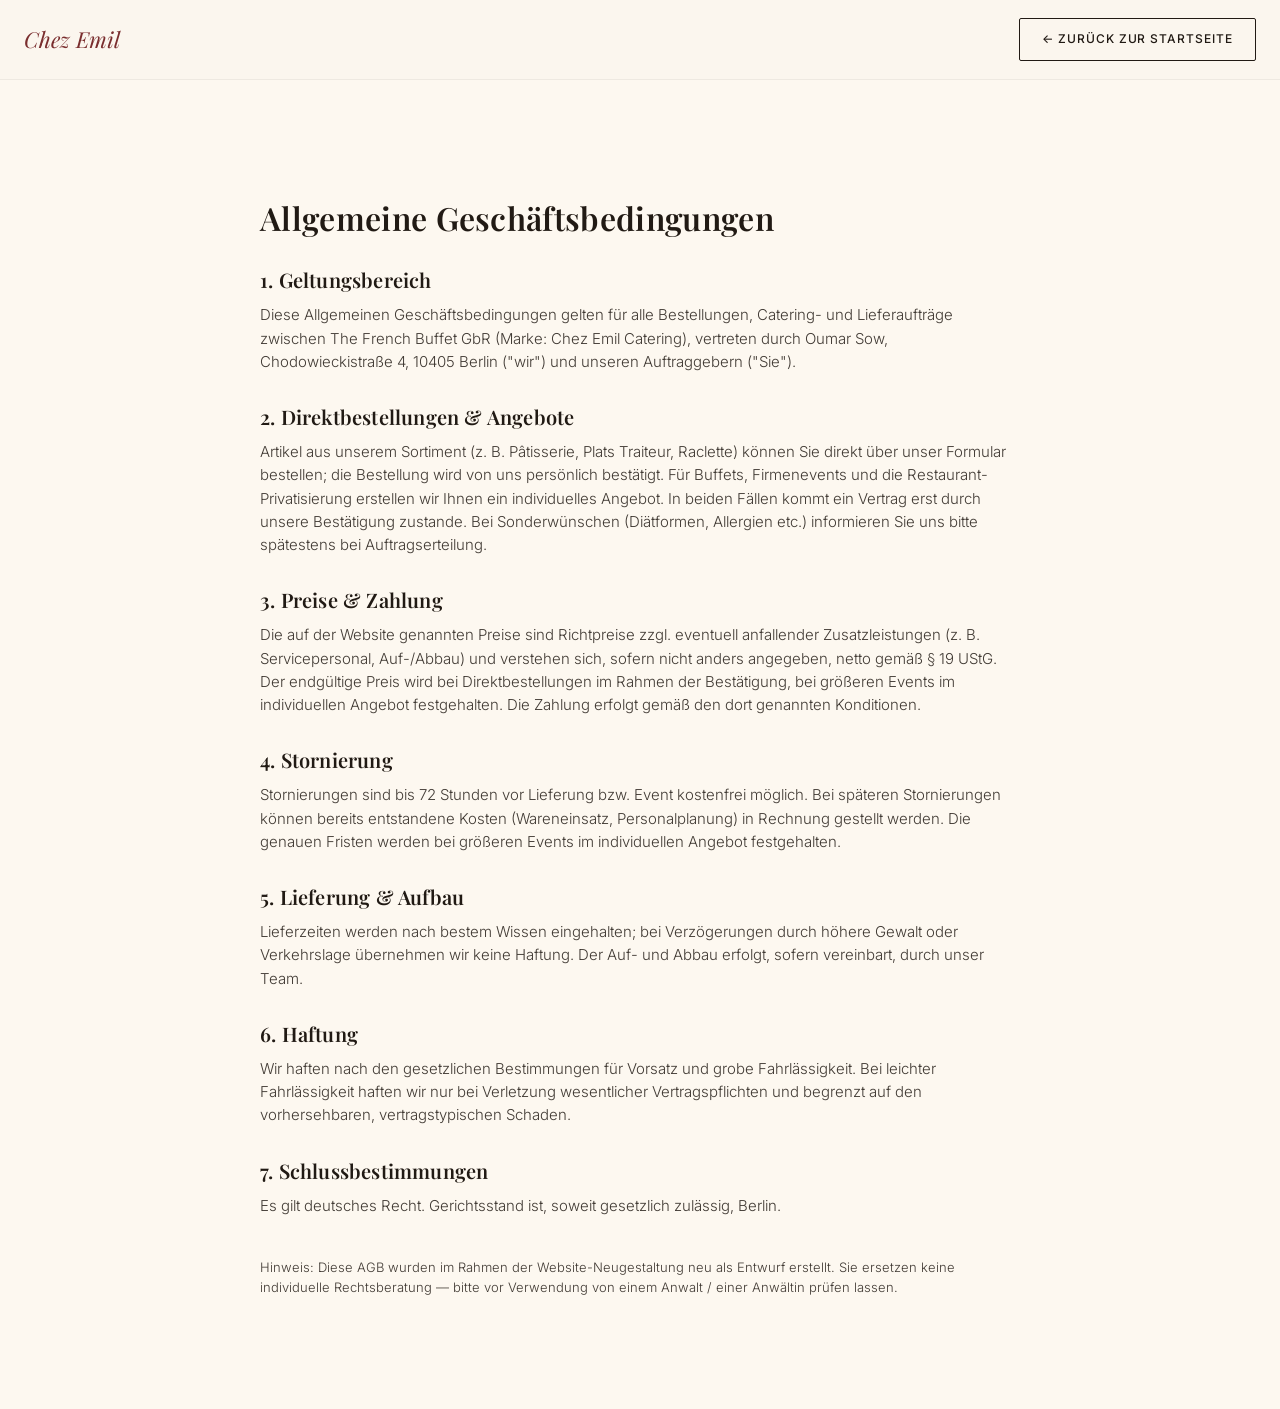
<file: agb.html>
<!DOCTYPE html>
<html lang="de">
<head>
<meta charset="UTF-8">
<meta name="viewport" content="width=device-width, initial-scale=1">
<title>AGB — Chez Emil Catering</title>
<meta name="robots" content="noindex">
<link rel="stylesheet" href="https://fonts.googleapis.com/css2?family=Playfair+Display:wght@500;600;700&family=Inter:wght@300;400;500&display=swap">
<link rel="stylesheet" href="css/styles.css">
<style>
  .legal{padding:120px 0 100px;max-width:760px}
  .legal h1{margin-bottom:32px}
  .legal h2{font-size:20px;margin:32px 0 12px}
  .legal p,.legal li{margin-bottom:12px;opacity:.85;font-size:15px}
  .legal ul{padding-left:20px;list-style:disc;margin-bottom:16px}
  .legal a{color:var(--burgundy);text-decoration:underline}
</style>
</head>
<body>
<header class="site-header">
  <div class="header-inner">
    <a href="index.html" class="logo">Chez Emil</a>
    <a href="index.html#top" class="btn btn-outline btn-sm">← Zurück zur Startseite</a>
  </div>
</header>

<div class="container legal">
  <h1>Allgemeine Geschäftsbedingungen</h1>

  <h2>1. Geltungsbereich</h2>
  <p>Diese Allgemeinen Geschäftsbedingungen gelten für alle Bestellungen, Catering- und Lieferaufträge
  zwischen The French Buffet GbR (Marke: Chez Emil Catering), vertreten durch Oumar Sow,
  Chodowieckistraße 4, 10405 Berlin ("wir") und unseren Auftraggebern ("Sie").</p>

  <h2>2. Direktbestellungen &amp; Angebote</h2>
  <p>Artikel aus unserem Sortiment (z. B. Pâtisserie, Plats Traiteur, Raclette) können Sie direkt über
  unser Formular bestellen; die Bestellung wird von uns persönlich bestätigt. Für Buffets, Firmenevents
  und die Restaurant-Privatisierung erstellen wir Ihnen ein individuelles Angebot. In beiden Fällen kommt
  ein Vertrag erst durch unsere Bestätigung zustande. Bei Sonderwünschen (Diätformen, Allergien etc.)
  informieren Sie uns bitte spätestens bei Auftragserteilung.</p>

  <h2>3. Preise &amp; Zahlung</h2>
  <p>Die auf der Website genannten Preise sind Richtpreise zzgl. eventuell anfallender Zusatzleistungen
  (z. B. Servicepersonal, Auf-/Abbau) und verstehen sich, sofern nicht anders angegeben, netto gemäß
  § 19 UStG. Der endgültige Preis wird bei Direktbestellungen im Rahmen der Bestätigung, bei größeren
  Events im individuellen Angebot festgehalten. Die Zahlung erfolgt gemäß den dort genannten
  Konditionen.</p>

  <h2>4. Stornierung</h2>
  <p>Stornierungen sind bis 72 Stunden vor Lieferung bzw. Event kostenfrei möglich. Bei späteren
  Stornierungen können bereits entstandene Kosten (Wareneinsatz, Personalplanung) in Rechnung gestellt
  werden. Die genauen Fristen werden bei größeren Events im individuellen Angebot festgehalten.</p>

  <h2>5. Lieferung &amp; Aufbau</h2>
  <p>Lieferzeiten werden nach bestem Wissen eingehalten; bei Verzögerungen durch höhere Gewalt oder
  Verkehrslage übernehmen wir keine Haftung. Der Auf- und Abbau erfolgt, sofern vereinbart, durch unser
  Team.</p>

  <h2>6. Haftung</h2>
  <p>Wir haften nach den gesetzlichen Bestimmungen für Vorsatz und grobe Fahrlässigkeit. Bei leichter
  Fahrlässigkeit haften wir nur bei Verletzung wesentlicher Vertragspflichten und begrenzt auf den
  vorhersehbaren, vertragstypischen Schaden.</p>

  <h2>7. Schlussbestimmungen</h2>
  <p>Es gilt deutsches Recht. Gerichtsstand ist, soweit gesetzlich zulässig, Berlin.</p>

  <p class="muted" style="margin-top:40px;font-size:13px">
  Hinweis: Diese AGB wurden im Rahmen der Website-Neugestaltung neu als Entwurf erstellt. Sie ersetzen
  keine individuelle Rechtsberatung — bitte vor Verwendung von einem Anwalt / einer Anwältin prüfen
  lassen.</p>
</div>
</body>
</html>
</file>
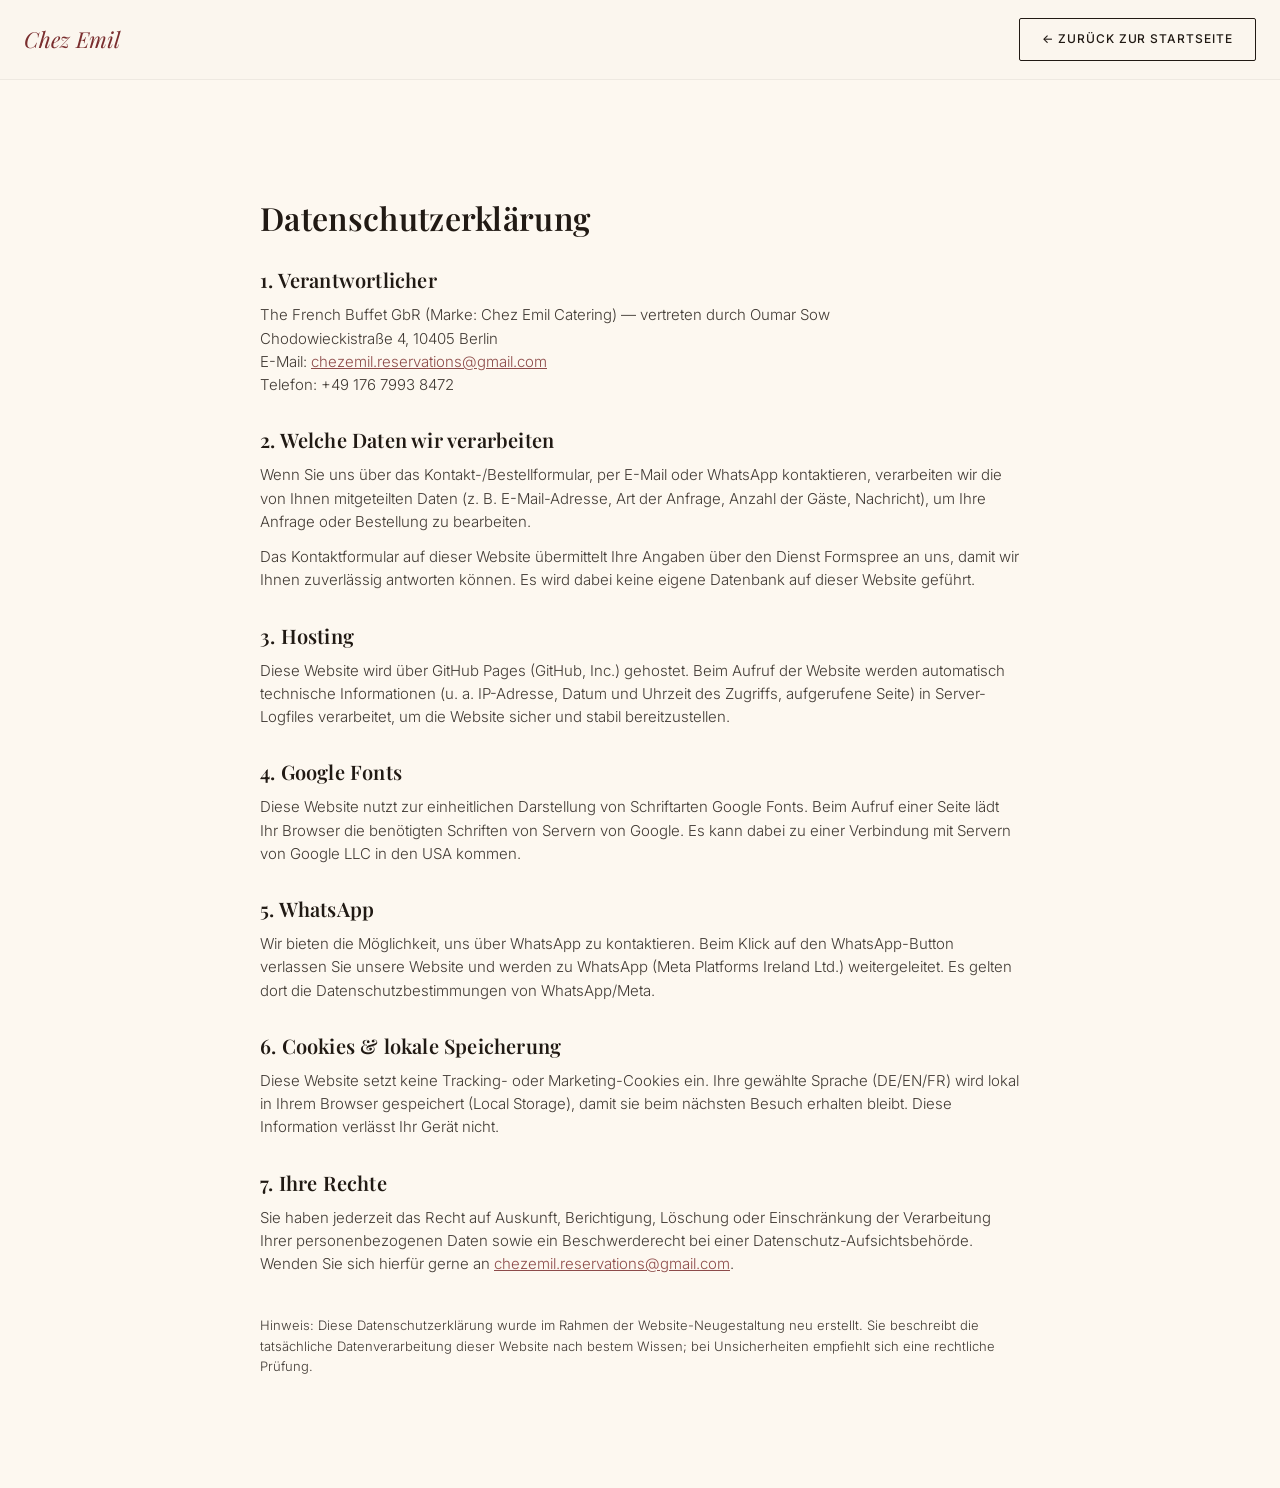
<file: datenschutz.html>
<!DOCTYPE html>
<html lang="de">
<head>
<meta charset="UTF-8">
<meta name="viewport" content="width=device-width, initial-scale=1">
<title>Datenschutz — Chez Emil Catering</title>
<meta name="robots" content="noindex">
<link rel="stylesheet" href="https://fonts.googleapis.com/css2?family=Playfair+Display:wght@500;600;700&family=Inter:wght@300;400;500&display=swap">
<link rel="stylesheet" href="css/styles.css">
<style>
  .legal{padding:120px 0 100px;max-width:760px}
  .legal h1{margin-bottom:32px}
  .legal h2{font-size:20px;margin:32px 0 12px}
  .legal p,.legal li{margin-bottom:12px;opacity:.85;font-size:15px}
  .legal ul{padding-left:20px;list-style:disc;margin-bottom:16px}
  .legal a{color:var(--burgundy);text-decoration:underline}
</style>
</head>
<body>
<header class="site-header">
  <div class="header-inner">
    <a href="index.html" class="logo">Chez Emil</a>
    <a href="index.html#top" class="btn btn-outline btn-sm">← Zurück zur Startseite</a>
  </div>
</header>

<div class="container legal">
  <h1>Datenschutzerklärung</h1>

  <h2>1. Verantwortlicher</h2>
  <p>The French Buffet GbR (Marke: Chez Emil Catering) — vertreten durch Oumar Sow<br>
  Chodowieckistraße 4, 10405 Berlin<br>
  E-Mail: <a href="mailto:chezemil.reservations@gmail.com">chezemil.reservations@gmail.com</a><br>
  Telefon: +49 176 7993 8472</p>

  <h2>2. Welche Daten wir verarbeiten</h2>
  <p>Wenn Sie uns über das Kontakt-/Bestellformular, per E-Mail oder WhatsApp kontaktieren, verarbeiten
  wir die von Ihnen mitgeteilten Daten (z. B. E-Mail-Adresse, Art der Anfrage, Anzahl der Gäste,
  Nachricht), um Ihre Anfrage oder Bestellung zu bearbeiten.</p>
  <p>Das Kontaktformular auf dieser Website übermittelt Ihre Angaben über den Dienst Formspree an uns,
  damit wir Ihnen zuverlässig antworten können. Es wird dabei keine eigene Datenbank auf dieser Website
  geführt.</p>

  <h2>3. Hosting</h2>
  <p>Diese Website wird über GitHub Pages (GitHub, Inc.) gehostet. Beim Aufruf der Website werden
  automatisch technische Informationen (u. a. IP-Adresse, Datum und Uhrzeit des Zugriffs, aufgerufene
  Seite) in Server-Logfiles verarbeitet, um die Website sicher und stabil bereitzustellen.</p>

  <h2>4. Google Fonts</h2>
  <p>Diese Website nutzt zur einheitlichen Darstellung von Schriftarten Google Fonts. Beim Aufruf einer
  Seite lädt Ihr Browser die benötigten Schriften von Servern von Google. Es kann dabei zu einer
  Verbindung mit Servern von Google LLC in den USA kommen.</p>

  <h2>5. WhatsApp</h2>
  <p>Wir bieten die Möglichkeit, uns über WhatsApp zu kontaktieren. Beim Klick auf den WhatsApp-Button
  verlassen Sie unsere Website und werden zu WhatsApp (Meta Platforms Ireland Ltd.) weitergeleitet.
  Es gelten dort die Datenschutzbestimmungen von WhatsApp/Meta.</p>

  <h2>6. Cookies &amp; lokale Speicherung</h2>
  <p>Diese Website setzt keine Tracking- oder Marketing-Cookies ein. Ihre gewählte Sprache (DE/EN/FR)
  wird lokal in Ihrem Browser gespeichert (Local Storage), damit sie beim nächsten Besuch erhalten
  bleibt. Diese Information verlässt Ihr Gerät nicht.</p>

  <h2>7. Ihre Rechte</h2>
  <p>Sie haben jederzeit das Recht auf Auskunft, Berichtigung, Löschung oder Einschränkung der
  Verarbeitung Ihrer personenbezogenen Daten sowie ein Beschwerderecht bei einer
  Datenschutz-Aufsichtsbehörde. Wenden Sie sich hierfür gerne an
  <a href="mailto:chezemil.reservations@gmail.com">chezemil.reservations@gmail.com</a>.</p>

  <p class="muted" style="margin-top:40px;font-size:13px">
  Hinweis: Diese Datenschutzerklärung wurde im Rahmen der Website-Neugestaltung neu erstellt. Sie
  beschreibt die tatsächliche Datenverarbeitung dieser Website nach bestem Wissen; bei Unsicherheiten
  empfiehlt sich eine rechtliche Prüfung.</p>
</div>
</body>
</html>
</file>
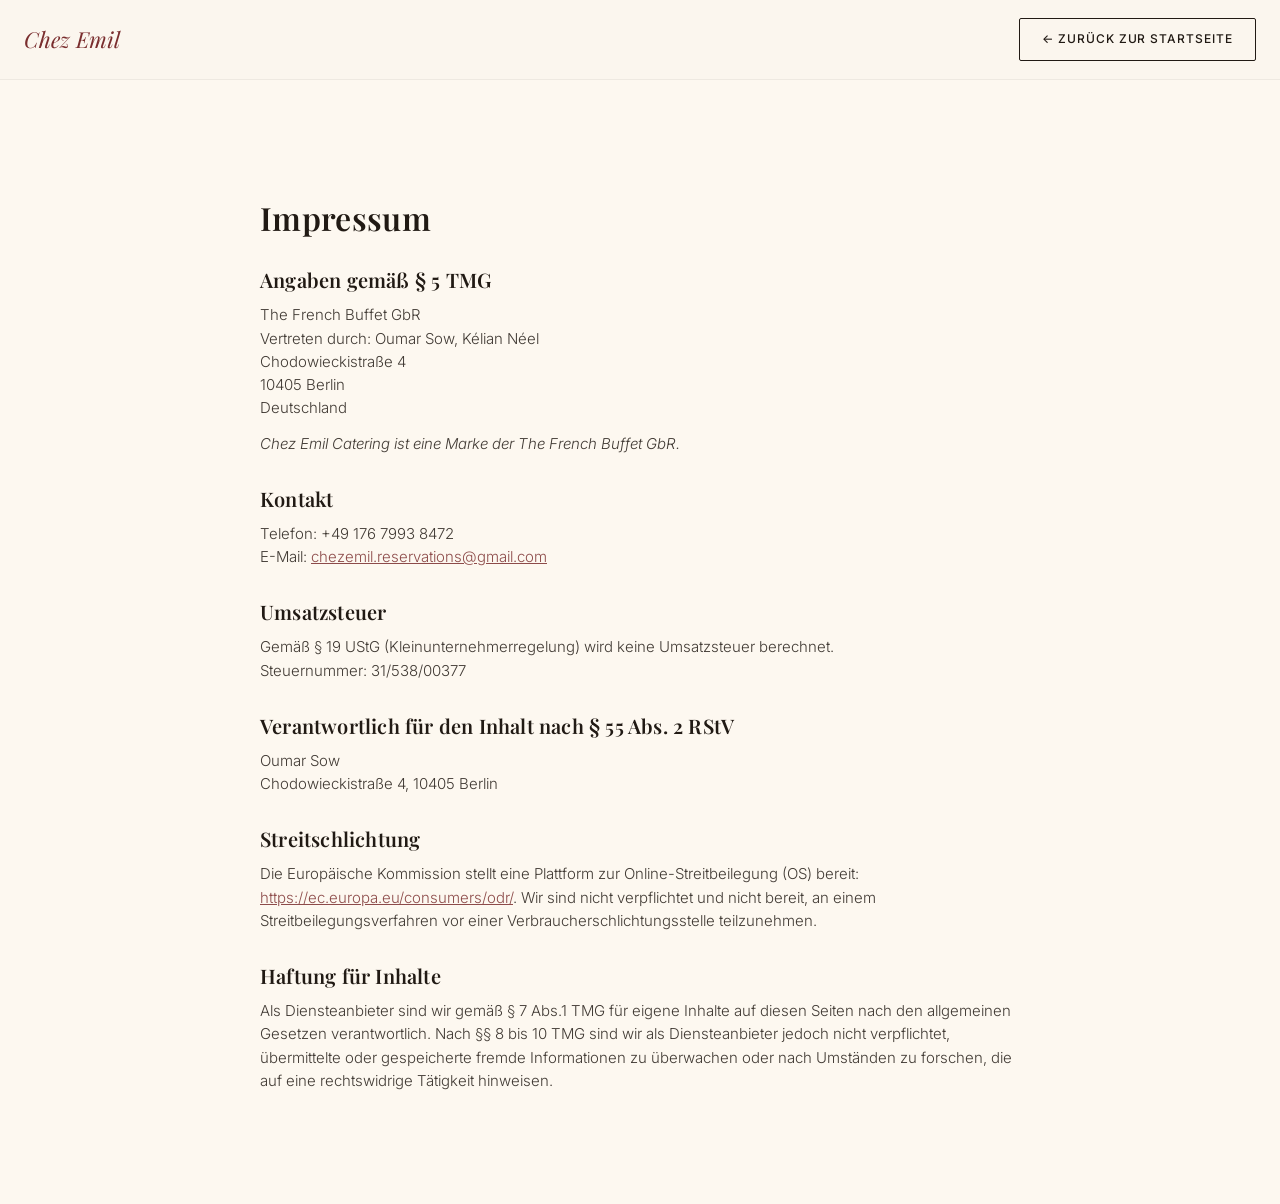
<file: impressum.html>
<!DOCTYPE html>
<html lang="de">
<head>
<meta charset="UTF-8">
<meta name="viewport" content="width=device-width, initial-scale=1">
<title>Impressum — Chez Emil Catering</title>
<meta name="robots" content="noindex">
<link rel="stylesheet" href="https://fonts.googleapis.com/css2?family=Playfair+Display:wght@500;600;700&family=Inter:wght@300;400;500&display=swap">
<link rel="stylesheet" href="css/styles.css">
<style>
  .legal{padding:120px 0 100px;max-width:760px}
  .legal h1{margin-bottom:32px}
  .legal h2{font-size:20px;margin:32px 0 12px}
  .legal p{margin-bottom:12px;opacity:.85;font-size:15px}
  .legal a{color:var(--burgundy);text-decoration:underline}
</style>
</head>
<body>
<header class="site-header">
  <div class="header-inner">
    <a href="index.html" class="logo">Chez Emil</a>
    <a href="index.html#top" class="btn btn-outline btn-sm">← Zurück zur Startseite</a>
  </div>
</header>

<div class="container legal">
  <h1>Impressum</h1>

  <h2>Angaben gemäß § 5 TMG</h2>
  <p>The French Buffet GbR<br>
  Vertreten durch: Oumar Sow, Kélian Néel<br>
  Chodowieckistraße 4<br>
  10405 Berlin<br>
  Deutschland</p>
  <p><em>Chez Emil Catering ist eine Marke der The French Buffet GbR.</em></p>

  <h2>Kontakt</h2>
  <p>Telefon: +49 176 7993 8472<br>
  E-Mail: <a href="mailto:chezemil.reservations@gmail.com">chezemil.reservations@gmail.com</a></p>

  <h2>Umsatzsteuer</h2>
  <p>Gemäß § 19 UStG (Kleinunternehmerregelung) wird keine Umsatzsteuer berechnet.<br>
  Steuernummer: 31/538/00377</p>

  <h2>Verantwortlich für den Inhalt nach § 55 Abs. 2 RStV</h2>
  <p>Oumar Sow<br>
  Chodowieckistraße 4, 10405 Berlin</p>

  <h2>Streitschlichtung</h2>
  <p>Die Europäische Kommission stellt eine Plattform zur Online-Streitbeilegung (OS) bereit:
  <a href="https://ec.europa.eu/consumers/odr/" target="_blank" rel="noopener">https://ec.europa.eu/consumers/odr/</a>.
  Wir sind nicht verpflichtet und nicht bereit, an einem Streitbeilegungsverfahren vor einer
  Verbraucherschlichtungsstelle teilzunehmen.</p>

  <h2>Haftung für Inhalte</h2>
  <p>Als Diensteanbieter sind wir gemäß § 7 Abs.1 TMG für eigene Inhalte auf diesen Seiten nach den
  allgemeinen Gesetzen verantwortlich. Nach §§ 8 bis 10 TMG sind wir als Diensteanbieter jedoch nicht
  verpflichtet, übermittelte oder gespeicherte fremde Informationen zu überwachen oder nach Umständen
  zu forschen, die auf eine rechtswidrige Tätigkeit hinweisen.</p>

</div>
</body>
</html>
</file>
<file: css/styles.css>
/* ===== Chez Emil Catering — design tokens ===== */
:root{
  --cream:#FDF8F0;
  --cream-2:#F0E4D3;
  --dark:#211A14;
  --burgundy:#7A2E2E;
  --burgundy-dark:#5E2222;
  --gold:#B8862F;
  --gold-soft:rgba(184,134,47,.35);
  --serif:'Playfair Display',Georgia,serif;
  --sans:'Inter',system-ui,sans-serif;
  --max:1280px;
}

*{box-sizing:border-box;margin:0;padding:0}
html{scroll-behavior:smooth}
body{
  font-family:var(--sans);
  font-weight:300;
  color:var(--dark);
  background:var(--cream);
  line-height:1.55;
  -webkit-font-smoothing:antialiased;
}
img{max-width:100%;display:block}
a{color:inherit;text-decoration:none}
ul{list-style:none}
h1,h2,h3{font-family:var(--serif);font-weight:600;letter-spacing:.01em;line-height:1.15}
h2{font-size:clamp(28px,4vw,42px)}
h3{font-size:22px}
.container{max-width:var(--max);margin:0 auto;padding:0 24px}
.section{padding:96px 0}
.center{text-align:center}
.muted{opacity:.7}
.small{font-size:13px}
.light{color:var(--cream)}

.eyebrow{
  font-size:13px;letter-spacing:.14em;text-transform:uppercase;
  color:var(--burgundy);font-weight:500;margin-bottom:14px;
}
.eyebrow.light{color:var(--gold)}

/* ===== Buttons ===== */
.btn{
  display:inline-flex;align-items:center;gap:8px;justify-content:center;
  padding:14px 28px;border-radius:2px;font-size:13px;letter-spacing:.08em;
  text-transform:uppercase;font-weight:500;border:1px solid transparent;
  cursor:pointer;transition:all .25s ease;
}
.btn-primary{background:var(--burgundy);color:var(--cream);border-color:var(--burgundy)}
.btn-primary:hover{background:var(--burgundy-dark)}
.btn-outline{border-color:var(--dark);color:var(--dark)}
.btn-outline:hover{background:var(--dark);color:var(--cream)}
.btn-outline-light{border-color:rgba(255,255,255,.4);color:var(--cream)}
.btn-outline-light:hover{background:rgba(255,255,255,.1)}
.btn-sm{padding:11px 22px;font-size:12px}
.btn-block{width:100%}

/* ===== Header ===== */
.site-header{
  position:sticky;top:0;z-index:50;background:rgba(251,246,238,.92);
  backdrop-filter:blur(8px);border-bottom:1px solid rgba(34,31,20,.06);
}
.header-inner{
  max-width:var(--max);margin:0 auto;padding:18px 24px;
  display:flex;align-items:center;justify-content:space-between;gap:24px;
}
.logo{font-family:var(--serif);font-size:22px;font-style:italic;display:inline-flex;align-items:center;gap:10px;color:var(--burgundy)}
.logo-mark{width:28px;height:28px;flex-shrink:0}
.logo-img{height:48px;width:48px;border-radius:10px;display:block;object-fit:cover}
.footer-logo{color:var(--cream)}
.footer-logo-img{height:56px;width:56px}
.reg{font-size:11px;vertical-align:super;font-style:normal}
.main-nav{display:flex;gap:32px}
.main-nav a{font-size:13px;letter-spacing:.06em;text-transform:uppercase;opacity:.8}
.main-nav a:hover{opacity:1;color:var(--burgundy)}
.header-actions{display:flex;align-items:center;gap:16px}
.lang-switch{display:flex;border:1px solid rgba(34,31,20,.15);border-radius:2px;overflow:hidden}
.lang-btn{padding:6px 10px;font-size:11px;letter-spacing:.05em;background:none;border:none;cursor:pointer;color:var(--dark);opacity:.6}
.lang-btn.active{background:var(--burgundy);color:var(--cream);opacity:1}
.burger{display:none;flex-direction:column;gap:4px;background:none;border:none;cursor:pointer;padding:6px}
.burger span{width:22px;height:2px;background:var(--dark)}
.mobile-nav{display:none;flex-direction:column;padding:8px 24px 24px;gap:4px}
.mobile-nav a{padding:12px 0;border-bottom:1px solid rgba(34,31,20,.08);font-size:14px;text-transform:uppercase;letter-spacing:.05em}

/* ===== Hero ===== */
.hero{
  position:relative;min-height:86vh;display:flex;align-items:center;
  overflow:hidden;background:
    radial-gradient(circle at 15% 20%, rgba(184,134,47,.28), transparent 55%),
    linear-gradient(135deg, var(--dark) 0%, var(--burgundy-dark) 55%, var(--burgundy) 100%);
  color:var(--cream);
}
.hero-video{
  position:absolute;inset:0;width:100%;height:100%;object-fit:cover;object-position:center 40%;
}
.hero-overlay{
  position:absolute;inset:0;
  background:linear-gradient(90deg,rgba(34,31,20,.82) 0%,rgba(34,31,20,.55) 55%,rgba(34,31,20,.25) 100%);
}
.hero-sound-toggle{
  position:absolute;top:24px;right:24px;z-index:2;width:40px;height:40px;border-radius:50%;
  background:rgba(34,31,20,.45);border:1px solid rgba(251,246,238,.4);color:var(--cream);
  display:flex;align-items:center;justify-content:center;cursor:pointer;transition:background .2s ease;
}
.hero-sound-toggle:hover{background:rgba(34,31,20,.7)}
.hero-sound-toggle svg{width:18px;height:18px}
.hero-sound-toggle .icon-unmuted{display:none}
.hero-sound-toggle[aria-pressed="true"] .icon-muted{display:none}
.hero-sound-toggle[aria-pressed="true"] .icon-unmuted{display:block}
.hero-content{position:relative;max-width:720px;padding:0 24px;margin-left:min(6vw,80px)}
.hero .eyebrow{color:var(--gold)}
.hero-badge{
  display:inline-flex;align-items:center;gap:8px;margin-top:10px;padding:8px 16px;border-radius:999px;
  background:rgba(193,97,59,.18);border:1px solid var(--gold);
  color:var(--cream);font-size:13px;font-weight:500;letter-spacing:.02em;
}
.hero-badge-icon{width:16px;height:16px;flex-shrink:0;color:var(--gold)}
.hero h1{font-size:clamp(40px,7vw,84px);color:var(--cream)}
.hero h1 em{color:#E29A78;font-style:italic;font-weight:400}
.hero-sub{margin-top:20px;font-size:18px;max-width:460px;opacity:.92}
.hero-ctas{display:flex;gap:14px;margin-top:32px;flex-wrap:wrap}
.delivery-badge{margin-top:18px;font-size:13px;opacity:.7}
.scroll-hint{
  position:absolute;right:32px;bottom:32px;writing-mode:vertical-rl;
  font-size:11px;letter-spacing:.2em;opacity:.6;color:var(--cream);
}

/* ===== Marquee ===== */
.marquee{background:var(--burgundy);overflow:hidden;padding:16px 0}
.marquee-track{display:flex;gap:48px;white-space:nowrap;animation:scroll 28s linear infinite;width:max-content}
.marquee-track span{color:var(--cream);font-size:13px;letter-spacing:.12em;opacity:.85}
@keyframes scroll{from{transform:translateX(0)}to{transform:translateX(-50%)}}

/* ===== About ===== */
.about-grid{display:grid;grid-template-columns:1.2fr 1fr;gap:64px;align-items:center;margin-bottom:80px}
.about-text p{margin-bottom:16px;opacity:.85}
.check-list li{position:relative;padding-left:22px;margin-bottom:10px;opacity:.85;font-size:15px}
.check-list li::before{content:'—';position:absolute;left:0;color:var(--burgundy)}
.check-list.light li::before{color:var(--gold)}
.about-image img{border-radius:4px;box-shadow:0 20px 50px rgba(34,31,20,.15)}
.about-photo-placeholder{
  aspect-ratio:4/5;border-radius:4px;box-shadow:0 20px 50px rgba(33,26,20,.15);
  background:linear-gradient(160deg, var(--cream-2), var(--gold-soft));
  display:flex;align-items:center;justify-content:center;padding:32px;text-align:center;
}
.about-photo-placeholder span{font-family:var(--serif);font-style:italic;font-size:19px;color:var(--burgundy);line-height:1.4}

.features{display:grid;grid-template-columns:repeat(5,1fr);gap:32px;text-align:center}
.feature-icon{display:flex;align-items:center;justify-content:center;margin:0 auto 14px;width:56px;height:56px;background:var(--cream-2);border-radius:4px;color:var(--burgundy)}
.feature-icon svg{width:26px;height:26px}
.feature h3{font-size:19px;margin-bottom:8px}
.feature p{font-size:14px;opacity:.75}

/* ===== Gallery ===== */
.gallery-section{background:var(--cream-2)}

.masonry{column-count:4;column-gap:16px;margin-top:28px}
@media(max-width:1024px){.masonry{column-count:3}}
@media(max-width:680px){.masonry{column-count:2}}
.masonry-item{
  position:relative;break-inside:avoid;margin-bottom:16px;border-radius:4px;
  overflow:hidden;cursor:pointer;background:#000;
}
.masonry-item img,.masonry-item video{width:100%;display:block;transition:transform .4s ease}
.masonry-item:hover img,.masonry-item:hover video{transform:scale(1.03)}
.masonry-overlay{
  position:absolute;inset:0;background:linear-gradient(0deg,rgba(0,0,0,.65) 0%,transparent 45%);
  opacity:0;transition:opacity .25s ease;display:flex;align-items:flex-end;padding:16px;
}
.masonry-item:hover .masonry-overlay{opacity:1}
.masonry-overlay span{color:#fff;font-size:13px;letter-spacing:.04em}
.play-btn{
  position:absolute;top:50%;left:50%;transform:translate(-50%,-50%);
  width:52px;height:52px;border-radius:50%;background:rgba(255,255,255,.85);
  border:none;font-size:16px;cursor:pointer;color:var(--burgundy);
}

/* ===== Testimonials ===== */
.testimonials{background:var(--dark);color:var(--cream)}
.testimonial-card{max-width:640px;margin:0 auto;text-align:center}
.rating-hero{display:flex;align-items:center;justify-content:center;gap:28px;flex-wrap:wrap;margin:0 auto 56px;text-align:center}
.rating-hero .rating-number{font-family:var(--serif);font-size:76px;line-height:1;color:var(--gold)}
.rating-hero .rating-details{text-align:left}
.rating-hero .stars{margin-bottom:6px;display:block}
.rating-hero .rating-count{font-size:14px;opacity:.75}
.stars{color:var(--gold);font-size:20px;letter-spacing:4px;margin-bottom:20px}
.quote{font-family:var(--serif);font-size:24px;font-style:italic;line-height:1.4;margin-bottom:20px}
.author{opacity:.8;font-size:14px}
.review-grid{display:grid;grid-template-columns:repeat(2,1fr);gap:24px}
.review-card{
  background:rgba(255,255,255,.04);border:1px solid rgba(255,255,255,.12);
  border-radius:4px;padding:32px 28px;text-align:left;
}
.review-card .stars{font-size:15px;letter-spacing:3px;margin-bottom:14px}
.review-card .quote{font-size:16.5px;line-height:1.55;text-align:left;margin-bottom:16px}
.review-card .author{font-size:13px;opacity:.85}
.review-translate{
  display:block;background:none;border:none;padding:0;margin:-6px 0 14px;
  font-family:var(--sans);font-size:12.5px;color:var(--gold);opacity:.9;
  cursor:pointer;text-decoration:underline;text-underline-offset:2px;
}
.review-translate:hover{opacity:1}
.review-source{opacity:.7}
.review-card--featured{grid-column:span 2}
.google-cta{
  margin-top:64px;padding-top:48px;border-top:1px solid rgba(255,255,255,.12);
  display:flex;align-items:center;justify-content:space-between;gap:24px;flex-wrap:wrap;
}
.google-cta-text p:first-child{font-size:18px;margin-bottom:6px;font-family:var(--serif)}
.google-cta-text .muted{font-size:14px}
.google-cta-actions{display:flex;gap:14px;flex-wrap:wrap}

/* ===== Offers ===== */
.offer-grid{display:grid;grid-template-columns:repeat(3,1fr);gap:28px;margin-top:48px}
.offer-card{
  border:1px solid var(--gold-soft);border-radius:4px;padding:32px 28px;
  position:relative;transition:border-color .25s ease,transform .25s ease;background:var(--cream);
}
.offer-card:hover{border-color:rgba(193,97,59,.75);transform:translateY(-3px)}
.offer-card.featured{background:var(--cream-2)}
.offer-tag{
  display:inline-block;font-size:10px;letter-spacing:.1em;padding:4px 10px;
  border-radius:2px;background:var(--cream-2);color:var(--burgundy);margin-bottom:14px;
}
.offer-tag.gold{background:var(--gold);color:var(--dark)}
.card-icon{display:block;margin-bottom:10px;color:var(--burgundy)}
.card-icon svg{display:block;width:24px;height:24px}
.offer-kicker{font-size:11px;letter-spacing:.08em;opacity:.6;margin:6px 0 12px}
.offer-card p{font-size:14px;opacity:.85;margin-bottom:14px}
.offer-card ul{margin-bottom:18px}
.offer-card ul li{font-size:13px;opacity:.75;padding-left:16px;position:relative;margin-bottom:6px}
.offer-card ul li::before{content:'·';position:absolute;left:0;color:var(--burgundy)}
.price-hint{font-size:14px;padding-top:14px;border-top:1px solid rgba(34,31,20,.08)}
.price-hint strong{color:var(--burgundy);font-size:17px}
.menu-card{grid-column:1 / -1;display:flex;flex-direction:column;justify-content:center;text-align:center;background:var(--cream-2)}
.menu-card .btn{margin-top:10px;align-self:center}
.offers-note{text-align:center;font-size:13px;opacity:.65;max-width:640px;margin:32px auto 0}

.boxes-section{background:var(--cream-2)}
.boxes-intro{max-width:620px;margin:0 auto;opacity:.8;font-size:15px}
.box-min{
  display:inline-block;font-size:12px;font-weight:600;letter-spacing:.02em;
  color:var(--burgundy);background:rgba(122,46,46,.08);border-radius:20px;
  padding:4px 12px;margin-bottom:12px;
}

.products-section{background:var(--cream)}
.product-cat-title{font-size:18px;margin:48px 0 4px;text-align:center}
.product-cat-title:first-of-type{margin-top:40px}
.product-grid{display:grid;grid-template-columns:repeat(4,1fr);gap:20px;margin-top:20px}
.product-card{
  border:1px solid var(--gold-soft);border-radius:4px;padding:18px;text-align:center;
  background:var(--cream);transition:border-color .25s ease,transform .25s ease;
}
.product-card:hover{border-color:rgba(193,97,59,.75);transform:translateY(-3px)}
.product-photo{
  aspect-ratio:1/1;border-radius:4px;margin-bottom:12px;padding:12px;
  background:linear-gradient(160deg, var(--cream-2), var(--gold-soft));
  display:flex;flex-direction:column;align-items:center;justify-content:center;gap:6px;
}
.product-photo svg{width:30px;height:30px;color:var(--burgundy);opacity:.55}
.product-photo span{font-family:var(--serif);font-style:italic;font-size:12px;color:var(--burgundy);opacity:.75}
.product-card h4{font-size:15px;margin-bottom:4px}
.product-unit{font-size:12px;opacity:.6;margin-bottom:10px}
.product-card .price-hint{font-size:13px;padding-top:10px;margin-bottom:12px}
.product-card .btn{width:100%;font-size:12px;padding:10px}

/* ===== Actus ===== */
.faq{background:var(--cream-2)}
.faq-list{max-width:760px;margin:48px auto 0;display:flex;flex-direction:column;gap:14px}
.faq-item{background:var(--cream);border-radius:4px;padding:20px 24px;box-shadow:0 10px 30px rgba(34,31,20,.06)}
.faq-item summary{
  cursor:pointer;font-family:var(--serif);font-size:19px;font-weight:600;
  list-style:none;display:flex;justify-content:space-between;align-items:center;gap:16px;
}
.faq-item summary::-webkit-details-marker{display:none}
.faq-item summary::after{
  content:'+';font-family:var(--sans);font-size:22px;font-weight:300;color:var(--burgundy);flex-shrink:0;
}
.faq-item[open] summary::after{content:'–'}
.faq-item p{font-size:14.5px;line-height:1.6;opacity:.85;margin-top:14px}

/* ===== Contact ===== */
.contact{background:var(--dark);color:var(--cream)}
.contact-grid{display:grid;grid-template-columns:1fr 1fr;gap:64px}
.contact-text .btn{margin-top:28px}
.contact-form{background:rgba(255,255,255,.04);padding:36px;border-radius:4px;display:flex;flex-direction:column;gap:18px}
.contact-form label{display:flex;flex-direction:column;gap:8px;font-size:12px;letter-spacing:.06em;text-transform:uppercase;opacity:.8}
.contact-form input,.contact-form select,.contact-form textarea{
  background:rgba(255,255,255,.06);border:1px solid rgba(255,255,255,.15);
  border-radius:2px;padding:12px 14px;color:var(--cream);font-family:var(--sans);font-size:14px;
}
.contact-form select option{color:#000}
.form-note{text-align:center;font-size:12px;opacity:.6}
.form-status{text-align:center;font-size:13.5px;padding:12px 14px;border-radius:4px;line-height:1.5}
.form-status--success{background:rgba(92,107,63,.18);color:#B7D19A}
.form-status--error{background:rgba(140,50,72,.25);color:#F0B4C0}

/* ===== Footer ===== */
.site-footer{background:var(--dark);color:var(--cream);padding-top:72px}
.footer-grid{display:grid;grid-template-columns:1.4fr 1fr 1fr;gap:40px;padding-bottom:48px}
.footer-logo{font-size:22px;margin-bottom:10px}
.site-footer .eyebrow{color:var(--gold);font-size:11px}
.footer-heading{font-size:12px;letter-spacing:.1em;color:var(--gold);margin-bottom:16px}
.site-footer a{display:block;font-size:14px;opacity:.8;margin-bottom:10px}
.site-footer a:hover{opacity:1}
.socials{display:flex;gap:10px;margin-top:18px}
.socials a{
  width:34px;height:34px;border:1px solid rgba(255,255,255,.2);border-radius:50%;
  display:flex;align-items:center;justify-content:center;margin:0;color:var(--cream);
}
.socials a svg{width:16px;height:16px}
.footer-bottom{
  border-top:1px solid rgba(255,255,255,.1);padding:24px;display:flex;
  justify-content:space-between;flex-wrap:wrap;gap:12px;font-size:13px;opacity:.6;
}
.footer-legal{display:flex;gap:20px}
.footer-legal a{margin:0}

/* ===== WhatsApp float ===== */
.whatsapp-float{
  position:fixed;bottom:24px;right:24px;width:56px;height:56px;background:#25D366;
  color:#fff;border-radius:50%;display:flex;align-items:center;justify-content:center;
  z-index:60;box-shadow:0 8px 20px rgba(0,0,0,.25);
}
.whatsapp-float svg{width:26px;height:26px}

/* ===== Lightbox ===== */
.lightbox{
  display:none;position:fixed;inset:0;background:rgba(10,4,6,.94);z-index:100;
  align-items:center;justify-content:center;padding:40px;
}
.lightbox.open{display:flex}
.lightbox img{max-width:90vw;max-height:88vh;border-radius:4px}
.lightbox-close{
  position:absolute;top:24px;right:32px;background:none;border:none;
  color:#fff;font-size:28px;cursor:pointer;
}

/* ===== Cookie consent banner ===== */
.cookie-banner{
  position:fixed;left:0;right:0;bottom:0;z-index:90;
  background:var(--dark);color:var(--cream-2);
  border-top:1px solid rgba(255,255,255,.12);
  padding:20px 24px;display:flex;align-items:center;justify-content:center;
  gap:24px;flex-wrap:wrap;box-shadow:0 -8px 24px rgba(0,0,0,.25);
}
.cookie-banner p{
  font-family:var(--sans);font-size:13.5px;line-height:1.55;margin:0;
  max-width:640px;flex:1 1 320px;opacity:.9;
}
.cookie-banner a{color:var(--gold);text-decoration:underline;text-underline-offset:2px}
.cookie-actions{display:flex;gap:12px;flex:0 0 auto}
.cookie-actions .btn{padding:10px 20px;font-size:13px;white-space:nowrap}
.cookie-banner[hidden]{display:none}

@media(max-width:640px){
  .cookie-banner{padding:18px 18px;justify-content:flex-start}
  .cookie-actions{width:100%}
  .cookie-actions .btn{flex:1}
}

/* ===== Responsive ===== */
@media(max-width:960px){
  .main-nav{display:none}
  .burger{display:flex}
  .mobile-nav.open{display:flex}
  .header-inner{padding:14px 16px;gap:10px}
  .header-actions{gap:8px}
  .header-actions .btn-sm{display:none}
  .lang-btn{padding:6px 8px;font-size:10px}
  .logo{font-size:18px}
  .about-grid{grid-template-columns:1fr}
  .about-image{order:-1}
  .features{grid-template-columns:repeat(2,1fr)}
  .review-grid{grid-template-columns:1fr}
  .review-card--featured{grid-column:span 1}
  .offer-grid{grid-template-columns:1fr 1fr}
  .product-grid{grid-template-columns:1fr 1fr}
  .contact-grid{grid-template-columns:1fr}
  .footer-grid{grid-template-columns:1fr 1fr}
}
@media(max-width:600px){
  .section{padding:64px 0}
  .features{grid-template-columns:1fr 1fr}
  .offer-grid{grid-template-columns:1fr}
  .product-grid{grid-template-columns:1fr 1fr}
  .footer-grid{grid-template-columns:1fr}
  .hero-content{margin-left:0}
  .google-cta{flex-direction:column;align-items:flex-start}
}
</file>
